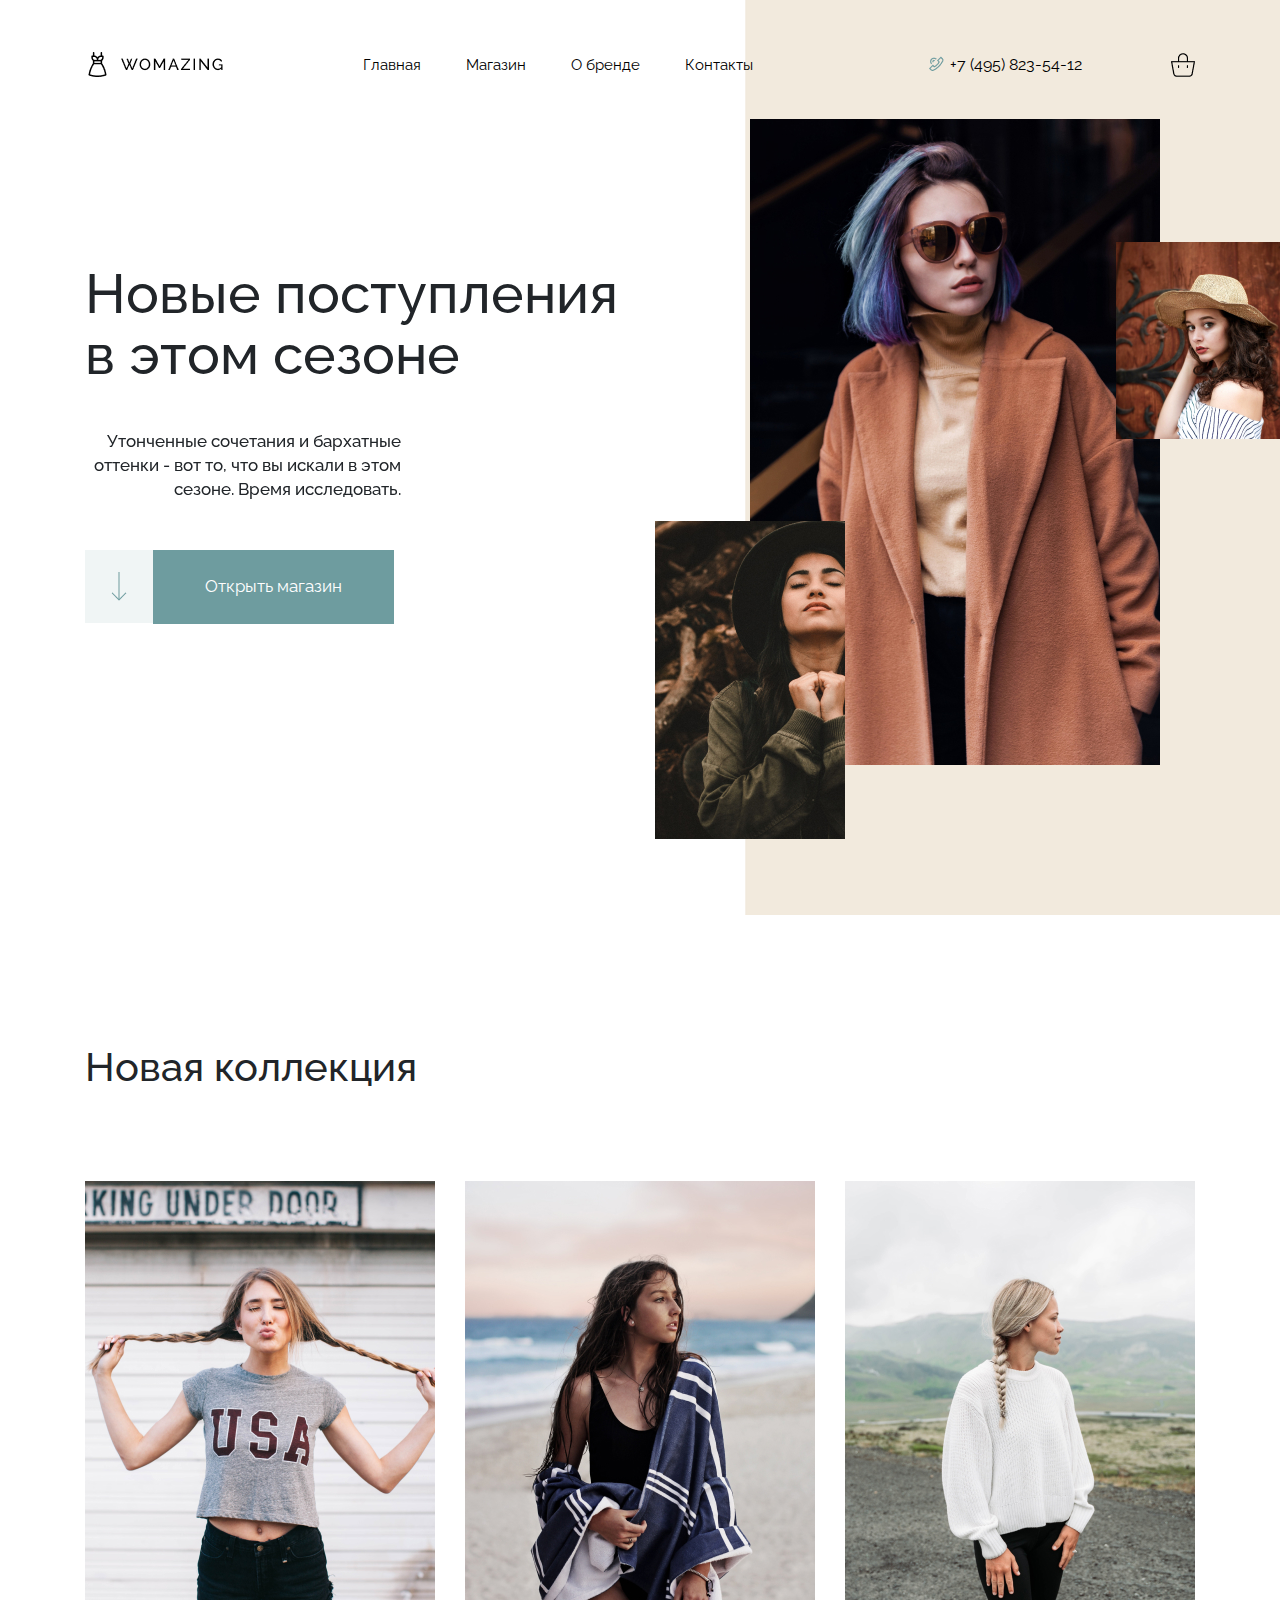
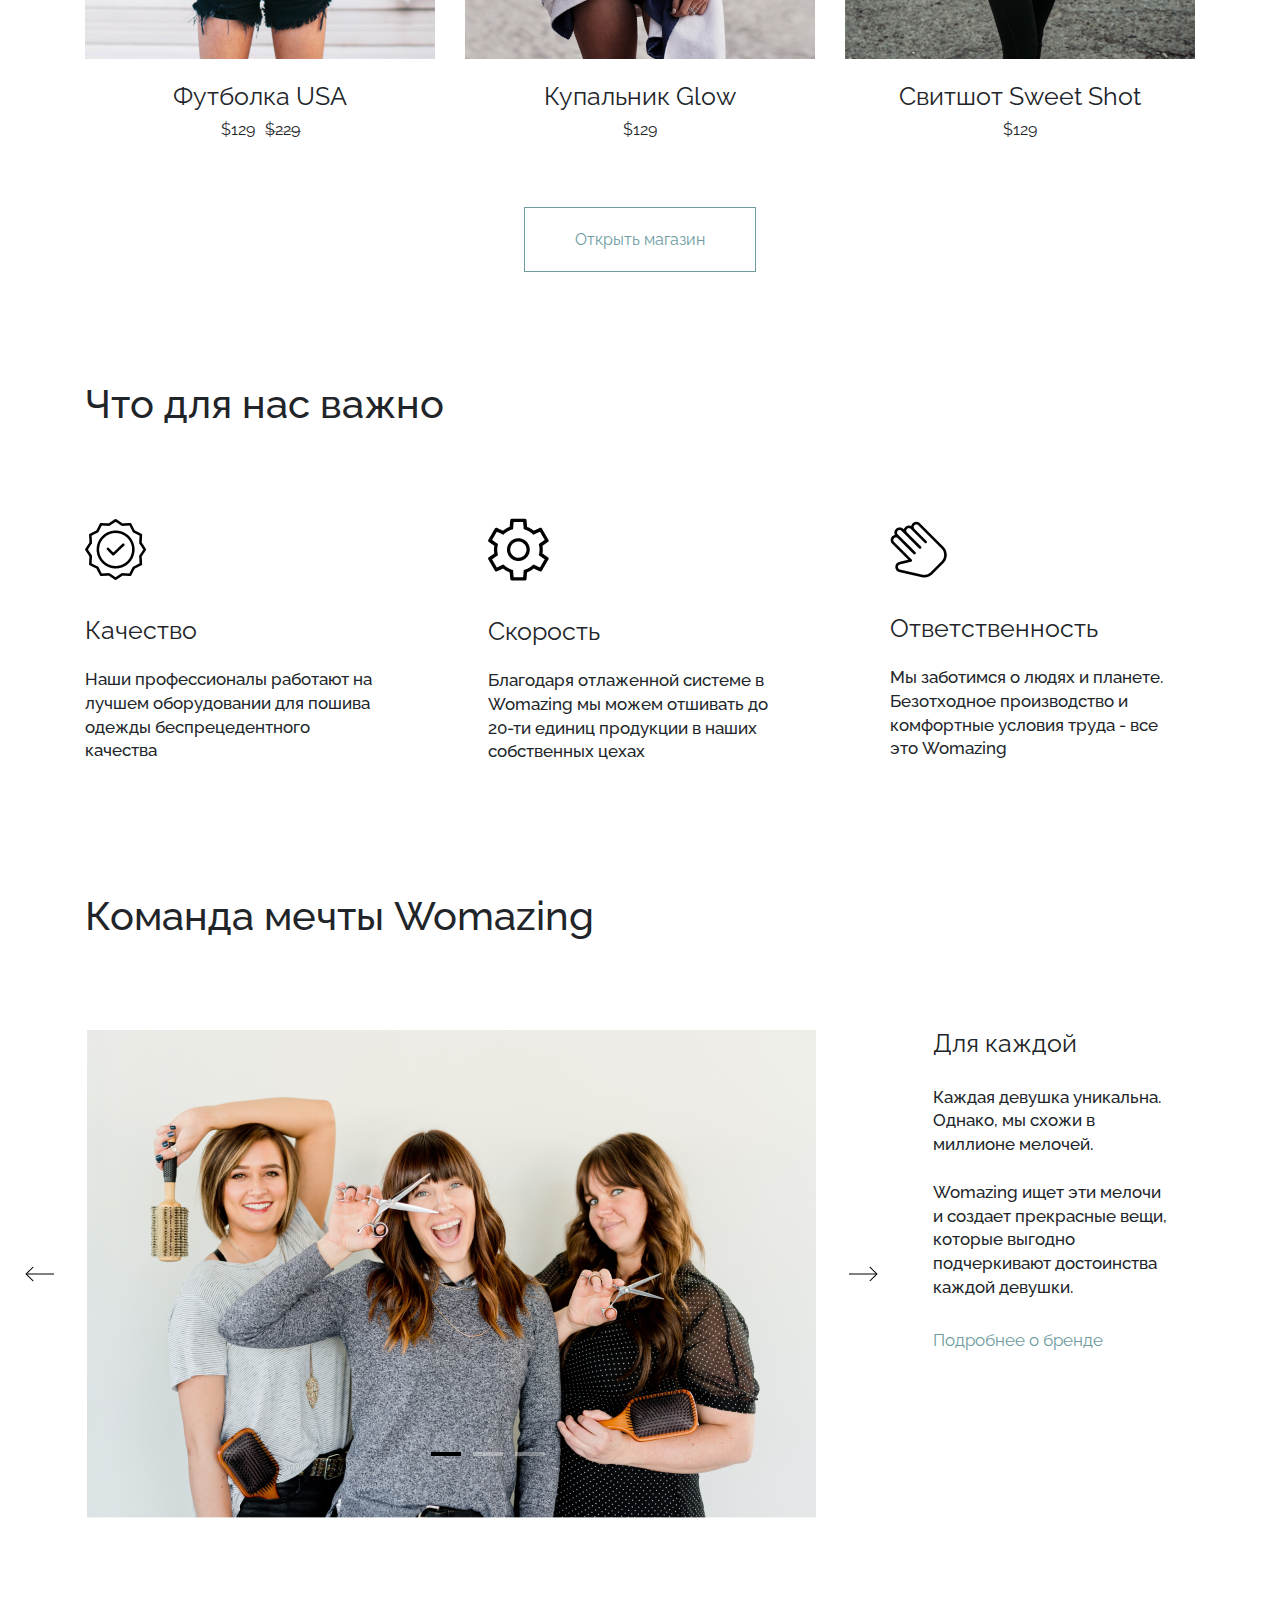
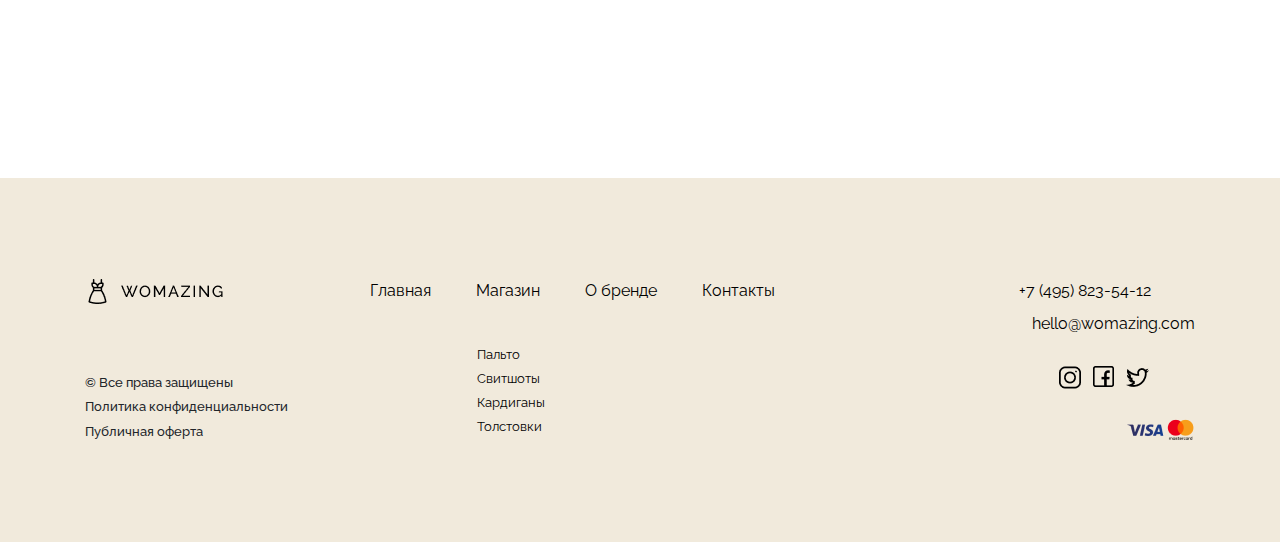
<file: index.html>
<!doctype html>
<html lang="ru">
<head>
    <meta charset="UTF-8">
    <meta name="viewport" content="width=device-width, initial-scale=1.0">
    <title>Womazing</title>
    <meta name="description" content="Лучшая одежда в мире">
    <meta name="keywords" content="одежда, стиль, стильная одежда">
    <!-- OG Tags -->
    <meta property="og:title" content="Womazing">
    <meta property="og:description" content="Лучшая одежда из тех которых вы видели">
    <meta property="og:type" content="article">
    <meta property="og:image" content="C:\openserver\domains\womazing\img\firstscreen.jpg">
    <meta property="og:site_name" content="Womazing">
    <!--  Bootstrap -->
    <link rel="stylesheet" href="css/bootstrap-reboot.min.css">
    <link rel="stylesheet" href="css/bootstrap-grid.min.css">
    <!-- Styling -->
    <meta name="theme-color" content="#F1EADC">
    <link rel="apple-touch-icon" href="img/preview/apple-touch-icon.svg">
    <link rel="icon" type="image/png" href="img/preview/favicon.png">
    <!--Responsive-->
    <meta name="viewport" content="width=device-width, initial-scale=1, shrink-to-fit=no">
    <!-- CSS -->
    <link rel="stylesheet" href="css/main.css">
    <link rel="preconnect" href="https://fonts.gstatic.com" crossorigin>
    <link href="https://fonts.googleapis.com/css2?family=Raleway:wght@400;500;700&display=swap" rel="stylesheet">
    <link rel="stylesheet" href="./css/swiper.min.css">
</head>
<body>
    <header class="header header_dia" id="header">
        <div class="container">
            <div class="row">
                <div class="col-lg-12">
                    <div class="head align-items-center d-flex">
                        <div class="logo">
                            <a href="./index.html">
                                <img src="img/preview/logo.png" alt="Логотип компании">
                            </a>
                        </div>
                        <ul class="head__list d-flex">
                            <li class="head__a">
                                <a href="./index.html" target="_blank" class="head__item">
                                    Главная
                                </a>
                            </li>
                            <li class="head__a">
                                <a href="./shop.html" target="_blank" class="head__item">
                                    Магазин
                                </a>
                            </li>
                            <li class="head__a">
                                <a href="./brand.html" target="_blank" class="head__item">
                                    О бренде
                                </a>
                            </li>
                            <li class="head__a">
                                <a href="./contacts.html" target="_blank" class="head__item">
                                    Контакты
                                </a>
                            </li>
                        </ul>
                        <div class="head__tel d-flex align-items-center">
                            <a href="#">
                                <img src="img/little/call.png" class="head__tel-img" alt="Телефончик">
                            </a>
                            <a href="#" class="head__tel-text">+7 (495) 823-54-12</a>
                        </div>
                        <a href="./cart.html" class="head__cart ml-auto">
                            <img src="img/little/cart.png" title="Корзина" alt="Корзина">
                        </a>
                    </div>
                </div>
                <div class="col-lg-7 col-md-12" >
                    <div class="swiper">
                        <div class="offer swiper-wrapper">
                            <div class="first offer__tt swiper-slide">
                                <h1 class="offer__title">
                                    Новые поступления
                                    в этом сезоне
                                </h1>
                                <p class="offer__text">
                                    Утонченные сочетания и бархатные <br> оттенки
                                    - вот то, что вы искали в этом <br> сезоне. Время исследовать.
                                </p>
                            </div>
                            <div class="second offer__tt swiper-slide">
                                <h1 class="offer__title">
                                    Что-то новенькое. Мы заждались тебя.
                                </h1>
                                <p class="offer__text">
                                    Надоело искать себя в сером городе?
                                    Настало время новых идей, свежих красок и
                                    вдохновения с Womazing!
                                </p>
                            </div>
                            <div class="third offer__tt swiper-slide">
                                <h1 class="offer__title">
                                    Включай новый сезон с WOMAZING
                                </h1>
                                <p class="offer__text">
                                    Мы обновили ассортимент - легендарные коллекции
                                    и новинки от отечественных
                                    дизайнеров
                                </p>
                            </div>
                        </div>
                    </div>
                    <div>
                        <div class="offer__btn d-flex align-items-center">
                            <a href="#" id="menu" class="offer__btn-one">
                                <img src="img/arrow/arrow-down.png" alt="Стрелка">
                            </a>
                            <a href="./shop.html" target="_blank" class="offer__btn-two">
                                Открыть магазин
                            </a>
                        </div>
                    </div>
                </div>
                <div class="col-lg-5 col-md-12">
                    <div class="photos" id="scene">
                        <div data-depth="0.5" class="layer">
                            <img  src="img/photo/third.jpg" class="photo-one photo-slider" alt="Фото девушки">
                        </div>
                        <img src="img/photo/first.jpg" class="photo-two photo-slider" alt="Фото девушки">
                        <img src="img/photo/second.jpg" class="photo-three photo-slider" alt="Фото девушки">
                    </div>
                </div>
            </div>
        </div>
    </header>
    <section class="collection" id="collection">
        <div class="container">
            <div class="row">
                <div class="col-lg-12">
                    <h2 class="collection__title section-title">Новая коллекция</h2>
                </div>
                <div class="col-lg-12">
                    <div class="all-photos d-flex justify-content-between">
                        <div class="first-photo fut" onClick='location.href="./one_product.html"'>
                            <div class="wrapper">
                                <img src="img/photo/first-photo.jpg" class="fut__img ones" alt="Футболка">
                            </div>
                            <h3 class="fut__title">Футболка USA</h3>
                            <div class="price d-flex">
                                <span class="fut__prices">$129</span>
                                <div class="d-flex">
                                    <img class="fut__line" src="img/little/line.jpg" alt="Линия">
                                    <span class="fut__not-price">$229</span>
                                </div>
                            </div>
                        </div>
                        <div class="second-photo fut" onClick='location.href="./one_product.html"'>
                            <div class="wrapper">
                                <img src="img/photo/second-photo.jpg" class="fut__img twos" alt="Футболка">
                            </div>
                            <h3 class="fut__title">Купальник Glow</h3>
                            <div class="price d-flex">
                                <span class="fut__price">$129</span>
                            </div>
                        </div>
                        <div class="third-photo fut" onClick='location.href="./one_product.html"'>
                            <div class="wrapper">
                                <img src="img/photo/third-photo.jpg" class="fut__img threes" alt="Футболка">
                            </div>
                            <h3 class="fut__title">Свитшот Sweet Shot</h3>
                            <div class=" price d-flex">
                                <span class="fut__price">$129</span>
                            </div>
                        </div>
                    </div>
                </div>
                <div class="col-lg-12">
                    <div class="collection__btn">
                        <a href="./shop.html" target="_blank" class="collection__btn-a">Открыть магазин</a>
                    </div>
                </div>
            </div>
        </div>
    </section>
    <section class="important" id="important">
        <div class="container">
            <div class="row">
                <div class="col-lg-12">
                    <h2 class="important__title section-title">
                        Что для нас важно
                    </h2>
                </div>
                <div class="col-lg-12">
                    <div class="advantages d-flex align-items-center justify-content-between">
                        <div class="advantage">
                            <img class="advantage__img" src="img/advantages/favicon.png" alt="Галочка">
                            <h3 class="advantage__title">Качество</h3>
                            <p class="advantage__text">
                                Наши профессионалы работают
                                на <br> лучшем оборудовании для пошива <br> одежды
                                беспрецедентного <br> качества
                            </p>
                        </div>
                        <div class="advantage">
                            <img class="advantage__img" src="img/advantages/quicly.png" alt="Шестеренка">
                            <h3 class="advantage__title">Скорость</h3>
                            <p class="advantage__text">
                                Благодаря отлаженной системе в <br>
                                Womazing мы можем отшивать до <br>
                                20-ти единиц продукции в наших <br>
                                собственных цехах
                            </p>
                        </div>
                        <div class="advantage">
                            <img class="advantage__img" src="img/advantages/hand.png" alt="Рука">
                            <h3 class="advantage__title">Ответственность</h3>
                            <p class="advantage__text">
                                Мы заботимся о людях и планете. <br>
                                Безотходное производство и <br>
                                комфортные условия труда - все <br>
                                это Womazing
                            </p>
                        </div>
                    </div>
                </div>
            </div>
        </div>
    </section>
    <section class="team" id="team">
        <div class="container">
            <div class="row">
                <div class="col-lg-12">
                    <h2 class="section-title team-title">
                        Команда мечты Womazing
                    </h2>
                </div>
                <div class="col-lg-12">
                    <div class="wrap wrapo d-flex">
                        <div class="col-lg-9">
                            <div class="slider">
                                <div class="d-flex align-items-center" id="slidewrap">
                                    <div id="slider__arrow-back" class="slider__arrow-back slider-arrow">
                                        <img src="img/arrow/arrow-slide-back.png" alt="Стрелка назад">
                                    </div>
                                    <div class="slider__one slider-item active">
                                        <img src="img/slider/first-slide.png" class="one-slide" alt="Первый слайд">
                                    </div>
                                    <div class="slider__two slider-item">
                                        <img src="img/slider/two-slide.jpg" class="one-slide" alt="Второй слайд">
                                    </div>
                                    <div class="slider__three slider-item">
                                        <img src="img/slider/three-slide.jpg" class="one-slide" alt="Третий слайд">
                                    </div>
                                    <div id="slider__arrow-next" class="slider__arrow-next slider-arrow">
                                        <img src="img/arrow/arrow-slide-next.png" alt="Стрелка вперед">
                                    </div>
                                </div>
                                <div class="bullitiss d-flex">
                                    <div class="bulliti active"></div>
                                    <div class="bulliti"></div>
                                    <div class="bulliti"></div>
                                </div>
                            </div>
                        </div>
                        <div class="col-lg-3">
                            <div class="text">
                                <h3 class="text__title">
                                    Для каждой
                                </h3>
                                <p class="text__text">
                                    Каждая девушка уникальна.
                                    Однако, мы схожи в миллионе мелочей.
                                    <br><br>
                                    Womazing ищет эти мелочи и создает
                                    прекрасные вещи, которые выгодно
                                    подчеркивают достоинства каждой девушки.
                                </p>
                                <a href="./brand.html" target="_blank" class="text__link">Подробнее о бренде</a>
                            </div>
                        </div>
                    </div>
                </div>
            </div>
        </div>
    </section>
    <footer class="footer" id="footer">
        <div class="container">
            <div class="row d-flex">
                <div class="col-lg-3">
                    <div class="all-footer-first">
                        <div class="logo">
                            <img src="img/preview/logo.png" alt="Логотип комании">
                        </div>
                        <div class="politics">
                            <p class="politics__right politics-text">
                                © Все права защищены
                            </p>
                            <p class="politics__politics politics-text">
                                Политика конфиденциальности
                            </p>
                            <p class="politics__public politics-text">
                                Публичная оферта
                            </p>
                        </div>
                    </div>
                </div>
                <div class="col-lg-5 col-footer">
                    <div class="all-footer-second">
                        <ul class="footer__list d-flex">
                            <li class="footer__item">
                                <a class="a" href="./index.html">
                                    Главная
                                </a>
                            </li>
                            <li class="footer__item">
                                <a class="a" href="./shop.html">
                                    Магазин
                                </a>
                            </li>
                            <li class="footer__item">
                                <a class="a" href="./brand.html">
                                    О бренде
                                </a>
                            </li>
                            <li class="footer__item">
                                <a class="a" href="./contacts.html">
                                    Контакты
                                </a>
                            </li>
                        </ul>
                        <ul class="footer__list-two">
                            <li class="footer__item-two">
                                <a href="./shop.html">
                                    Пальто
                                </a>
                            </li>
                            <li class="footer__item-two">
                                <a href="./shop.html">
                                    Свитшоты
                                </a>
                            </li>
                            <li class="footer__item-two">
                                <a href="./shop.html">
                                    Кардиганы
                                </a>
                            </li>
                            <li class="footer__item-two">
                                <a href="./shop.html">
                                    Толстовки
                                </a>
                            </li>
                        </ul>
                    </div>
                </div>
                <div class="col-lg-3 offset-lg-1">
                    <div class="all-footer-third">
                        <div class="info">
                            <a href="#" class="info__tel">+7 (495) 823-54-12</a>
                            <a href="#" class="info__email">hello@womazing.com</a>
                        </div>
                        <div class="socials d-flex">
                            <!--noindex-->
                            <a class="socials__insta socials-img" href="https://www.instagram.com" rel="nofollow noopener noreferrer" target="_blank">
                                <img src="img/little/instagram.png" alt="Instagram">
                            </a>
                            <!--/noindex-->

                            <!--noindex-->
                            <a href="https://www.facebook.com" rel="nofollow noopener noreferrer" target="_blank" class="socials__face socials-img">
                                <img src="img/little/facebook.png" alt="Facebook">
                            </a>
                            <!--/noindex-->

                            <!--noindex-->
                            <a href="https://www.twitter.com" rel="nofollow noopener noreferrer" target="_blank" class="socials__twit socials-img">
                                <img src="img/little/twitter.png" alt="Twitter">
                            </a>
                            <!--/noindex-->
                        </div>
                        <div class="pay">
                            <div class="pay__visa-master">
                                <img src="img/little/visa-mastercard.png" alt="Visa Mastercard">
                            </div>
                        </div>
                    </div>
                </div>
            </div>
        </div>
    </footer>

    <script src="js/jquery-3.6.0.min.js"></script>
    <script src="./js/swiper.min.js"></script>
    <script src="js/parallax.min.js"></script>
    <script src="js/main.js"></script>
    <script type="text/javascript" src="https://ajax.googleapis.com/ajax/libs/jquery/1.10.1/jquery.min.js"></script>
    <script type="text/javascript">
        $(document).ready(function(){
            $("#menu").on("click","a", function (event) {
                event.preventDefault();
                var id  = $(this).attr('href'),
                    top = $(id).offset().top;
                $('body,html').animate({scrollTop: top}, 1500);
            });
        });
    </script>
</body>
</html>
</file>
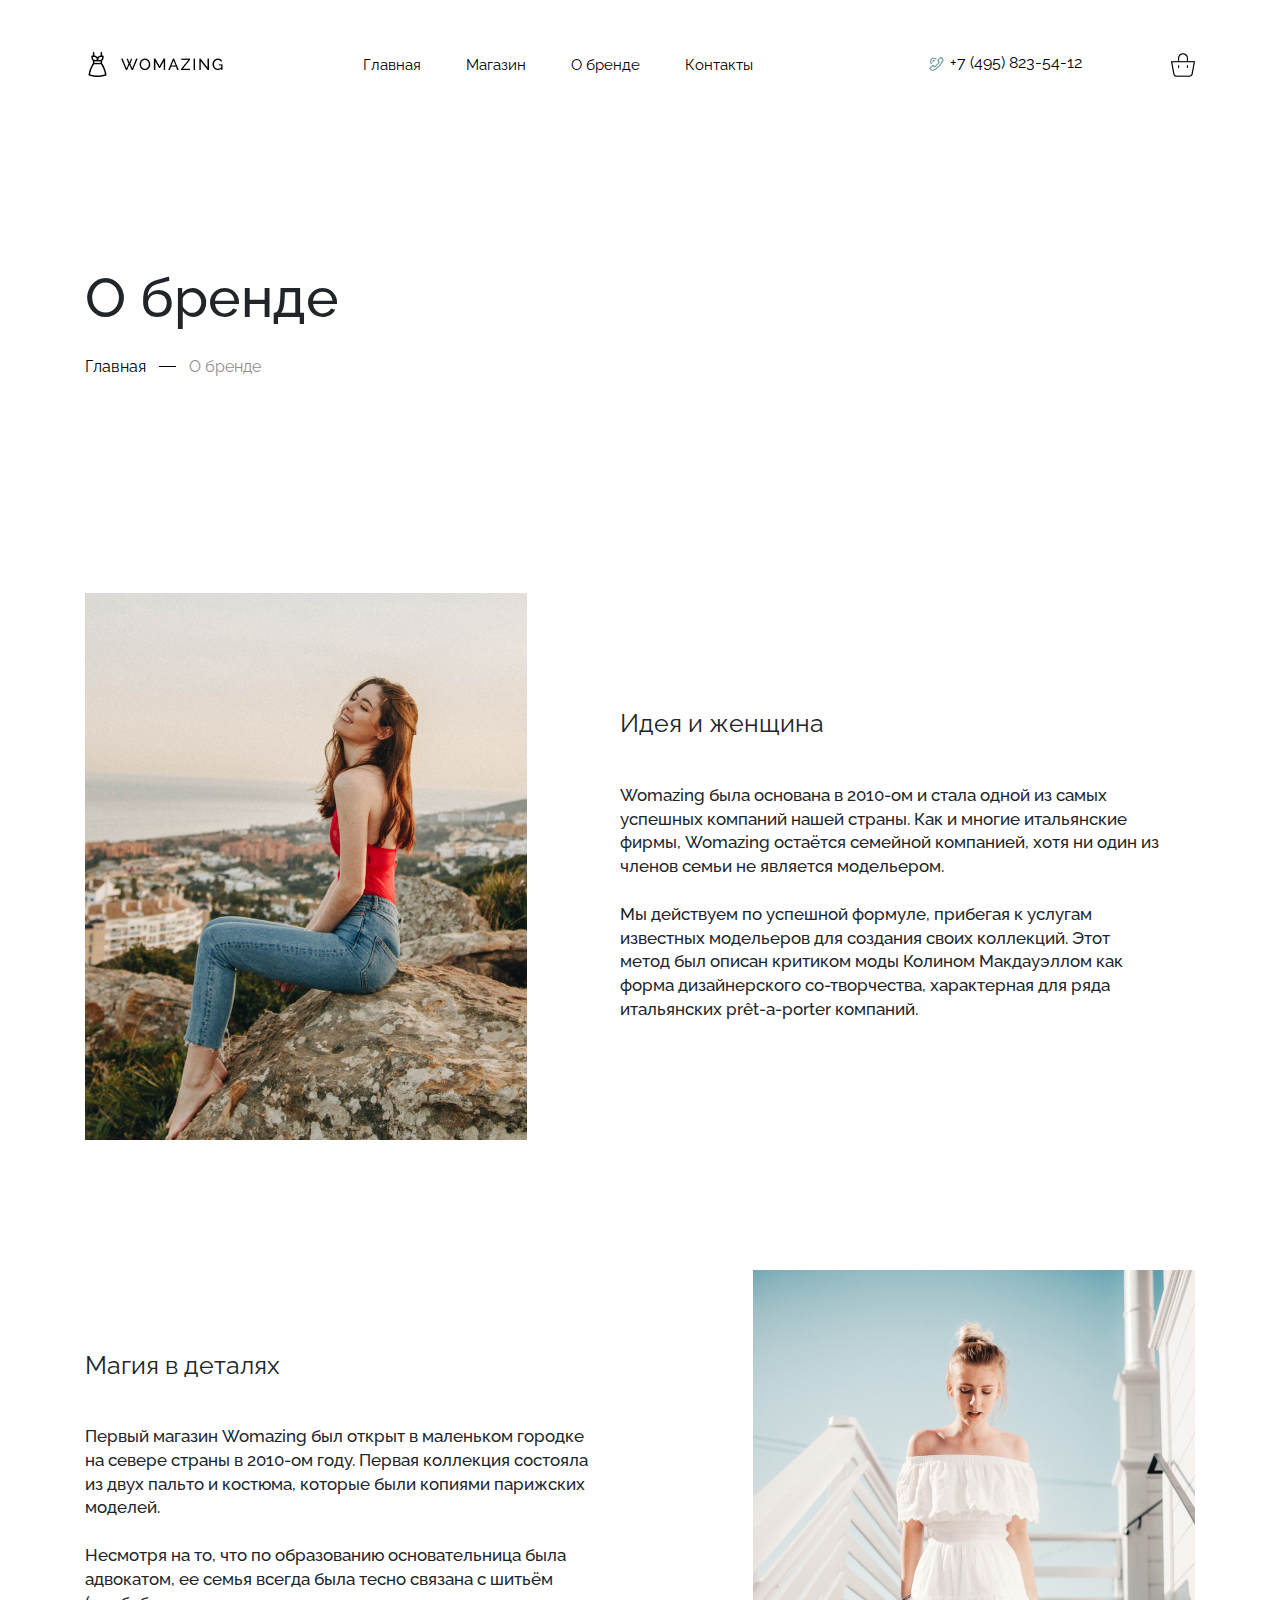
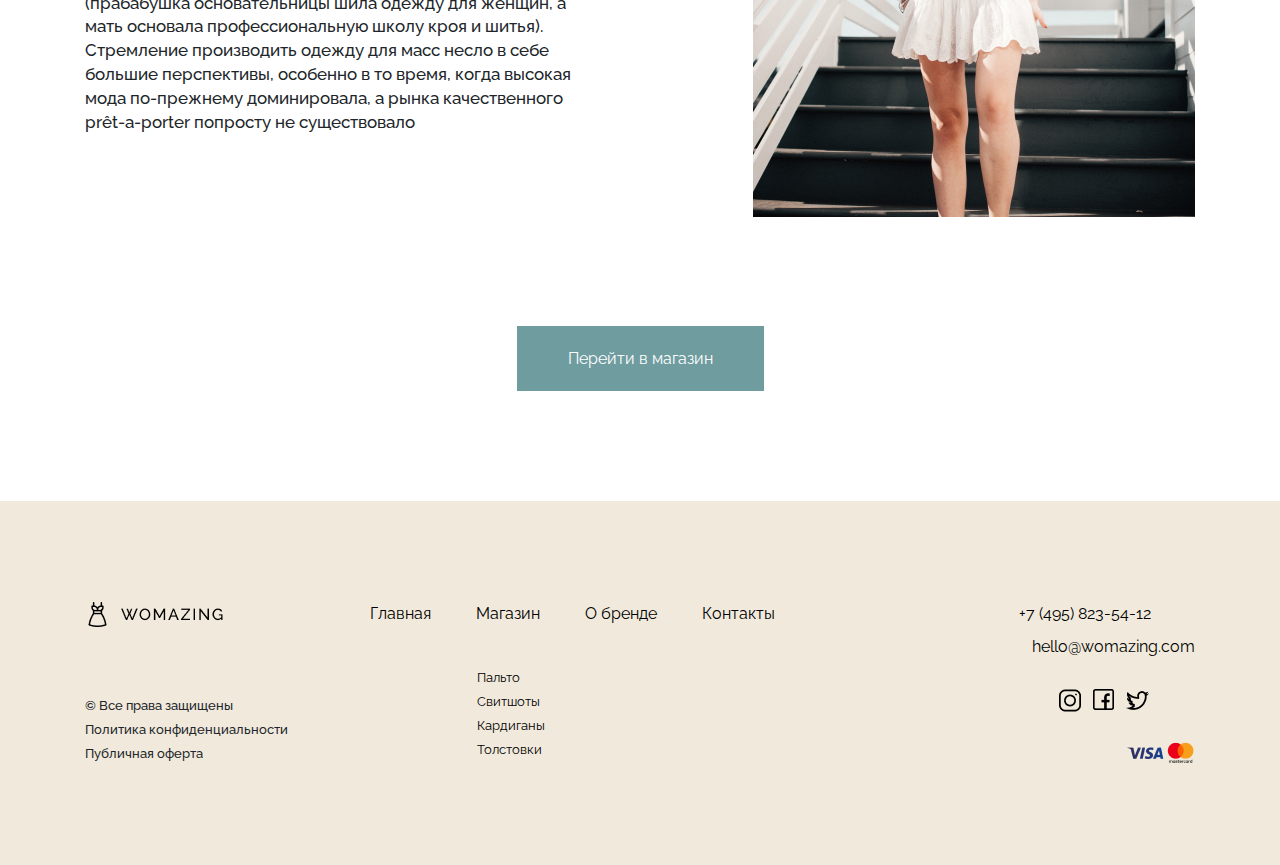
<file: brand.html>
<!doctype html>
<html lang="ru">
<head>
    <meta charset="UTF-8">
    <meta name="viewport" content="width=device-width, initial-scale=1.0">
    <title>О бренде</title>
    <meta name="description" content="Лучшая одежда в мире">
    <meta name="keywords" content="одежда, стиль, стильная одежда">
    <!-- OG Tags -->
    <meta property="og:title" content="Womazing">
    <meta property="og:description" content="Лучшая одежда из тех которых вы видели">
    <meta property="og:type" content="article">
    <meta property="og:image" content="C:\openserver\domains\womazing\img\firstscreen.jpg">
    <meta property="og:site_name" content="О бренде">
    <!--  Bootstrap -->
    <link rel="stylesheet" href="css/bootstrap-reboot.min.css">
    <link rel="stylesheet" href="css/bootstrap-grid.min.css">
    <!-- Styling -->
    <meta name="theme-color" content="#F1EADC">
    <link rel="apple-touch-icon" href="img/preview/apple-touch-icon.svg">
    <link rel="icon" type="image/png" href="img/preview/favicon.png">
    <!--Responsive-->
    <meta name="viewport" content="width=device-width, initial-scale=1, shrink-to-fit=no">
    <!-- CSS -->
    <link rel="stylesheet" href="css/main.css">
    <link rel="stylesheet" href="css/brand.css">
    <link rel="stylesheet" href="css/shop.css">
    <link rel="preconnect" href="https://fonts.gstatic.com" crossorigin>
    <link href="https://fonts.googleapis.com/css2?family=Raleway:wght@400;500;700&display=swap" rel="stylesheet">
    <link rel="stylesheet" href="https://unpkg.com/swiper/swiper-bundle.min.css">
</head>
<body>
    <header class="heade" id="header">
        <div class="container">
            <div class="row">
                <div class="col-lg-12">
                    <div class="head align-items-center d-flex">
                        <div class="logo">
                            <a href="./index.html">
                                <img src="img/preview/logo.png" alt="Логотип компании">
                            </a>
                        </div>
                        <ul class="head__list d-flex">
                            <li class="head__a">
                                <a class="head__item" href="./index.html">
                                    Главная
                                </a>
                            </li>
                            <li class="head__a">
                                <a class="head__item" href="./shop.html" target="_blank">
                                    Магазин
                                </a>
                            </li>
                            <li class="head__a">
                                <a class="head__item" href="./brand.html" target="_blank">
                                    О бренде
                                </a>
                            </li>
                            <li class="head__a">
                                <a class="head__item" href="./contacts.html" target="_blank">
                                    Контакты
                                </a>
                            </li>
                        </ul>
                        <div class="head__tel d-flex">
                            <a href="#">
                                <img src="img/little/call.png" class="head__tel-img" alt="Телефончик">
                            </a>
                            <a href="#" class="head__tel-text">+7 (495) 823-54-12</a>
                        </div>
                        <a href="./cart.html" class="head__cart ml-auto">
                            <img src="img/little/cart.png" title="Корзина" alt="Корзина">
                        </a>
                    </div>
                </div>
                <div class="col-lg-4">
                    <div class="heading">
                        <h1 class="heading__title">О бренде</h1>
                        <ul class="heading__bread header__breadcrumb d-flex align-items-center">
                            <li><a class="breadc all" href="index.html" target="_blank">Главная</a></li>
                            <li><div class="bread"></div></li>
                            <li><a class="breadcr all grey" href="./brand.html">О бренде</a></li>
                        </ul>
                    </div>
                </div>
            </div>
        </div>
    </header>
    <section class="text" id="text">
        <div class="container">
            <div class="row">
                <div class="col-lg-12">
                    <div class="texting d-flex align-items-center">
                        <div class="texting__img">
                            <img src="img/photo/sit.jpg" alt="Девушка сидит">
                        </div>
                        <div class="texting__text offset-lg-1 offset-sm-0">
                            <h3 class="texting__title">
                                Идея и женщина
                            </h3>
                            <p class="texting__text">
                                Womazing была основана в 2010-ом и стала одной из самых
                                успешных компаний нашей страны. Как и многие итальянские
                                фирмы, Womazing остаётся семейной компанией, хотя ни один
                                из членов семьи не является модельером.
                                <br><br>
                                Мы действуем по успешной формуле, прибегая к услугам
                                известных модельеров для создания своих коллекций. Этот
                                метод был описан критиком моды Колином Макдауэллом как
                                форма дизайнерского со-творчества, характерная для ряда
                                итальянских prêt-a-porter компаний.
                            </p>
                        </div>
                    </div>
                </div>
                <div class="col-lg-12">
                    <div class="texting d-flex align-items-center">
                        <div class="texting__text tt offset-1">
                            <h3 class="texting__title">
                                Магия в деталях
                            </h3>
                            <p class="texting__text txt">
                                Первый магазин Womazing был открыт в маленьком городке<br>
                                на севере страны в 2010-ом году. Первая коллекция состояла<br>
                                из двух пальто и костюма, которые были копиями парижских<br>
                                моделей.
                                <br><br>
                                Несмотря на то, что по образованию основательница была<br>
                                адвокатом, ее семья всегда была тесно связана с шитьём<br>
                                (прабабушка основательницы шила одежду для женщин, а<br>
                                мать основала профессиональную школу кроя и шитья).<br>
                                Стремление производить одежду для масс несло в себе<br>
                                большие перспективы, особенно в то время, когда высокая<br>
                                мода по-прежнему доминировала, а рынка качественного<br>
                                prêt-a-porter попросту не существовало
                            </p>
                        </div>
                        <div class="texting__img img">
                            <img src="img/photo/stay.jpg" alt="Девушка стоит">
                        </div>
                    </div>
                </div>
                <div class="col-lg-12">
                    <div class="btn__btn">
                        <a href="./shop.html" class="btn">Перейти в магазин</a>
                    </div>
                </div>
            </div>
        </div>
    </section>
    <footer class="footer" id="footer">
        <div class="container">
            <div class="row d-flex">
                <div class="col-lg-3">
                    <div class="all-footer-first">
                        <div class="logo">
                            <img src="img/preview/logo.png" alt="Логотип комании">
                        </div>
                        <div class="politics">
                            <p class="politics__right politics-text">
                                © Все права защищены
                            </p>
                            <p class="politics__politics politics-text">
                                Политика конфиденциальности
                            </p>
                            <p class="politics__public politics-text">
                                Публичная оферта
                            </p>
                        </div>
                    </div>
                </div>
                <div class="col-lg-5">
                    <div class="all-footer-second">
                        <ul class="footer__list d-flex">
                            <li class="footer__item">
                                <a class="a" href="./index.html">
                                    Главная
                                </a>
                            </li>
                            <li class="footer__item">
                                <a class="a" href="./shop.html">
                                    Магазин
                                </a>
                            </li>
                            <li class="footer__item">
                                <a class="a" href="./brand.html">
                                    О бренде
                                </a>
                            </li>
                            <li class="footer__item">
                                <a class="a" href="contacts.html">
                                    Контакты
                                </a>
                            </li>
                        </ul>
                        <ul class="footer__list-two">
                            <li class="footer__item-two">
                                <a href="./shop.html">
                                    Пальто
                                </a>
                            </li>
                            <li class="footer__item-two">
                                <a href="./shop.html">
                                    Свитшоты
                                </a>
                            </li>
                            <li class="footer__item-two">
                                <a href="./shop.html">
                                    Кардиганы
                                </a>
                            </li>
                            <li class="footer__item-two">
                                <a href="./shop.html">
                                    Толстовки
                                </a>
                            </li>
                        </ul>
                    </div>
                </div>
                <div class="col-lg-3 offset-lg-1">
                    <div class="all-footer-third">
                        <div class="info">
                            <a href="#" class="info__tel">+7 (495) 823-54-12</a>
                            <a href="#" class="info__email">hello@womazing.com</a>
                        </div>
                        <div class="socials d-flex">
                            <!--noindex-->
                            <a class="socials__insta socials-img" href="https://www.instagram.com" rel="nofollow noopener noreferrer" target="_blank">
                                <img src="img/little/instagram.png" alt="Instagram">
                            </a>
                            <!--/noindex-->

                            <!--noindex-->
                            <a href="https://www.facebook.com" rel="nofollow noopener noreferrer" target="_blank" class="socials__face socials-img">
                                <img src="img/little/facebook.png" alt="Facebook">
                            </a>
                            <!--/noindex-->

                            <!--noindex-->
                            <a href="https://www.twitter.com" rel="nofollow noopener noreferrer" target="_blank" class="socials__twit socials-img">
                                <img src="img/little/twitter.png" alt="Twitter">
                            </a>
                            <!--/noindex-->
                        </div>
                        <div class="pay">
                            <div class="pay__visa-master">
                                <img src="img/little/visa-mastercard.png" alt="Visa Mastercard">
                            </div>
                        </div>
                    </div>
                </div>
            </div>
        </div>
    </footer>
</body>
</html>
</file>
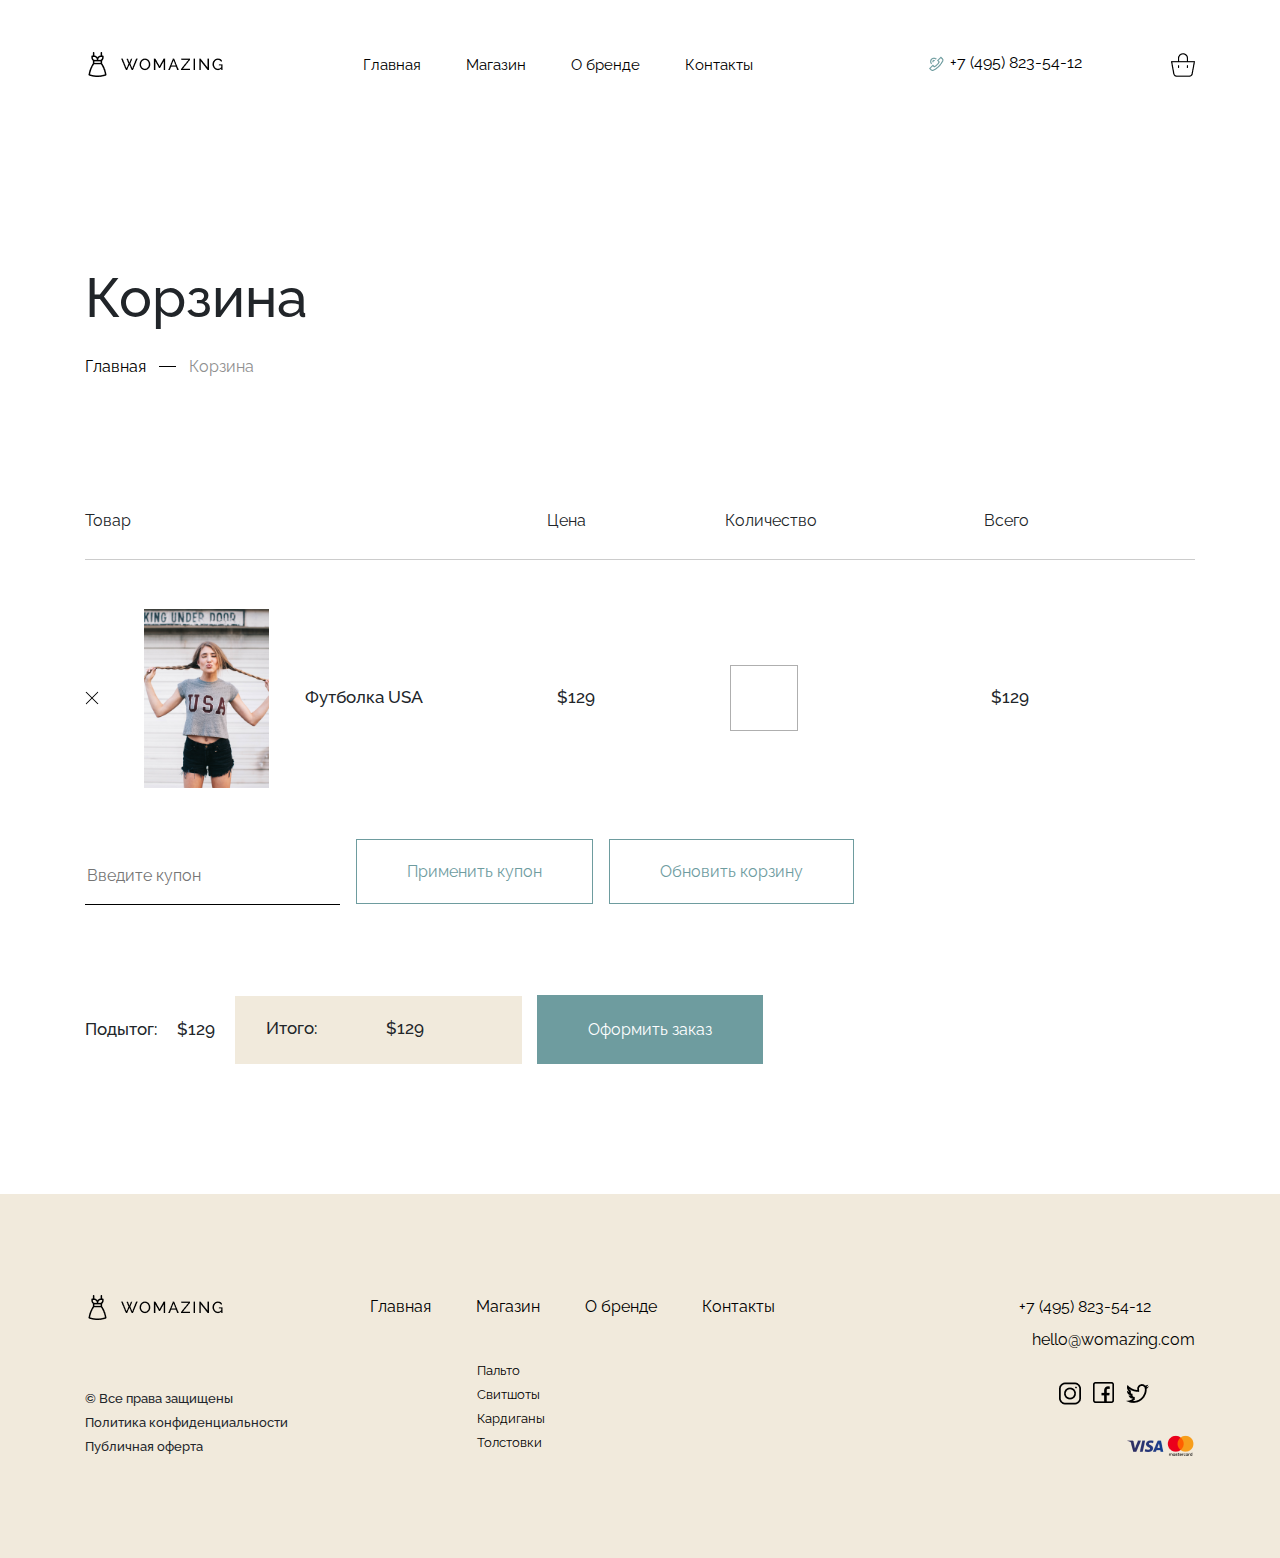
<file: cart.html>
<!doctype html>
<html lang="ru">
<head>
    <meta charset="UTF-8">
    <meta name="viewport" content="width=device-width, initial-scale=1.0">
    <title>Корзина</title>
    <meta name="description" content="Лучшая одежда в мире">
    <meta name="keywords" content="одежда, стиль, стильная одежда">
    <!-- OG Tags -->
    <meta property="og:title" content="Womazing">
    <meta property="og:description" content="Лучшая одежда из тех которых вы видели">
    <meta property="og:type" content="article">
    <meta property="og:image" content="C:\openserver\domains\womazing\img\firstscreen.jpg">
    <meta property="og:site_name" content="О бренде">
    <!--  Bootstrap -->
    <link rel="stylesheet" href="css/bootstrap-reboot.min.css">
    <link rel="stylesheet" href="css/bootstrap-grid.min.css">
    <!-- Styling -->
    <meta name="theme-color" content="#F1EADC">
    <link rel="apple-touch-icon" href="img/preview/apple-touch-icon.svg">
    <link rel="icon" type="image/png" href="img/preview/favicon.png">
    <!--Responsive-->
    <meta name="viewport" content="width=device-width, initial-scale=1, shrink-to-fit=no">
    <!-- CSS -->
    <link rel="stylesheet" href="css/main.css">
    <link rel="stylesheet" href="css/brand.css">
    <link rel="stylesheet" href="css/shop.css">
    <link rel="stylesheet" href="css/cart.css">
    <link rel="stylesheet" href="css/contacts.css">
    <link rel="stylesheet" href="css/one_product.css">
    <link rel="preconnect" href="https://fonts.gstatic.com" crossorigin>
    <link href="https://fonts.googleapis.com/css2?family=Raleway:wght@400;500;700&display=swap" rel="stylesheet">
</head>
<body>
    <header class="heade" id="header">
        <div class="container">
            <div class="row">
                <div class="col-lg-12">
                    <div class="head align-items-center d-flex">
                        <div class="logo">
                            <a href="./index.html">
                                <img src="img/preview/logo.png" alt="Логотип компании">
                            </a>
                        </div>
                        <ul class="head__list d-flex">
                            <li class="head__a">
                                <a class="head__item" href="./index.html">
                                    Главная
                                </a>
                            </li>
                            <li class="head__a">
                                <a class="head__item" href="./shop.html" target="_blank">
                                    Магазин
                                </a>
                            </li>
                            <li class="head__a">
                                <a class="head__item" href="./brand.html" target="_blank">
                                    О бренде
                                </a>
                            </li>
                            <li class="head__a">
                                <a class="head__item" href="./contacts.html" target="_blank">
                                    Контакты
                                </a>
                            </li>
                        </ul>
                        <div class="head__tel d-flex">
                            <a href="#">
                                <img src="img/little/call.png" class="head__tel-img" alt="Телефончик">
                            </a>
                            <a href="#" class="head__tel-text">+7 (495) 823-54-12</a>
                        </div>
                        <a href="./cart.html" class="head__cart ml-auto">
                            <img src="img/little/cart.png" title="Корзина" alt="Корзина">
                        </a>
                    </div>
                </div>
                <div class="col-lg-4">
                    <div class="heading">
                        <h1 class="heading__title">Корзина</h1>
                        <ul class="heading__bread header__breadcrumb d-flex align-items-center">
                            <li><a class="breadc all" href="index.html" target="_blank">Главная</a></li>
                            <li><div class="bread"></div></li>
                            <li><a class="breadcr all grey" href="./cart.html">Корзина</a></li>
                        </ul>
                    </div>
                </div>
            </div>
        </div>
    </header>
    <section class="table" id="table">
        <div class="container">
            <div class="row">
                <div class="col-lg-12">
                    <div class="table-one">
                        <div class="column d-flex align-items-center">
                            <div class="table__item table__first">Товар</div>
                            <div class="table__item table__second">Цена</div>
                            <div class="table__item table__third">Количество</div>
                            <div class="table__item table__fourth">Всего</div>
                        </div>
                        <div class="line d-flex align-items-center">
                            <div class="line__first line__item">
                                <img src="img/little/cross.png" alt="Крестик">
                            </div>
                            <div class="line__second line__item d-flex align-items-center">
                                <img src="img/photo/first-photo.jpg" alt="Фотография футболки">
                                <p>Футболка USA</p>
                            </div>
                            <div class="line__third line__item">
                                <p>$129</p>
                            </div>
                            <div class="line__fourth line__item">
                                <input type="number" required class="buttons__one" placeholder="1">
                            </div>
                            <div class="line__fifth line__item">
                                <p>$129</p>
                            </div>
                        </div>
                    </div>
                </div>
                <div class="col-lg-12">
                    <div class="coupon d-flex align-items-center">
                        <input type="text" name="firstName" class="coupon__input" required placeholder="Введите купон">
                        <div class="coupon-btn">
                            <a href="./shop.html" target="_blank" class="coupon__btn">Применить купон</a>
                        </div>
                        <div class="coupon-btn coupon__btn-two">
                            <a href="./shop.html" target="_blank" class="coupon__btn">Обновить корзину</a>
                        </div>
                    </div>
                </div>
                <div class="col-lg-12">
                    <div class="outcome d-md-flex align-items-center">
                        <div class="wrapping d-flex">
                            <p class="outcome__text">Подытог:</p>
                            <p class="outcome__text outcome__text-two">$129</p>
                        </div>
                        <div class="outcome__div">
                            <div class="total d-flex align-items-center">
                                <div class="total__text d-flex ml-auto">
                                    <p class="total__text-one">Итого:</p>
                                    <p class="total__text-two">$129</p>
                                </div>
                                <div class="total__btn">
                                    <a href="./checkout.html" class="total-btn">Оформить заказ</a>
                                </div>
                            </div>
                        </div>
                    </div>
                </div>
            </div>
        </div>
    </section>
    <footer class="footer" id="footer">
        <div class="container">
            <div class="row d-flex">
                <div class="col-lg-3">
                    <div class="all-footer-first">
                        <div class="logo">
                            <img src="img/preview/logo.png" alt="Логотип комании">
                        </div>
                        <div class="politics">
                            <p class="politics__right politics-text">
                                © Все права защищены
                            </p>
                            <p class="politics__politics politics-text">
                                Политика конфиденциальности
                            </p>
                            <p class="politics__public politics-text">
                                Публичная оферта
                            </p>
                        </div>
                    </div>
                </div>
                <div class="col-lg-5">
                    <div class="all-footer-second">
                        <ul class="footer__list d-flex">
                            <li class="footer__item">
                                <a class="a" href="./index.html">
                                    Главная
                                </a>
                            </li>
                            <li class="footer__item">
                                <a class="a" href="./shop.html">
                                    Магазин
                                </a>
                            </li>
                            <li class="footer__item">
                                <a class="a" href="./brand.html">
                                    О бренде
                                </a>
                            </li>
                            <li class="footer__item">
                                <a class="a" href="contacts.html">
                                    Контакты
                                </a>
                            </li>
                        </ul>
                        <ul class="footer__list-two">
                            <li class="footer__item-two">
                                <a href="./shop.html">
                                    Пальто
                                </a>
                            </li>
                            <li class="footer__item-two">
                                <a href="./shop.html">
                                    Свитшоты
                                </a>
                            </li>
                            <li class="footer__item-two">
                                <a href="./shop.html">
                                    Кардиганы
                                </a>
                            </li>
                            <li class="footer__item-two">
                                <a href="./shop.html">
                                    Толстовки
                                </a>
                            </li>
                        </ul>
                    </div>
                </div>
                <div class="col-lg-3 offset-lg-1">
                    <div class="all-footer-third">
                        <div class="info">
                            <a href="#" class="info__tel">+7 (495) 823-54-12</a>
                            <a href="#" class="info__email">hello@womazing.com</a>
                        </div>
                        <div class="socials d-flex">
                            <!--noindex-->
                            <a class="socials__insta socials-img" href="https://www.instagram.com" rel="nofollow noopener noreferrer" target="_blank">
                                <img src="img/little/instagram.png" alt="Instagram">
                            </a>
                            <!--/noindex-->

                            <!--noindex-->
                            <a href="https://www.facebook.com" rel="nofollow noopener noreferrer" target="_blank" class="socials__face socials-img">
                                <img src="img/little/facebook.png" alt="Facebook">
                            </a>
                            <!--/noindex-->

                            <!--noindex-->
                            <a href="https://www.twitter.com" rel="nofollow noopener noreferrer" target="_blank" class="socials__twit socials-img">
                                <img src="img/little/twitter.png" alt="Twitter">
                            </a>
                            <!--/noindex-->
                        </div>
                        <div class="pay">
                            <div class="pay__visa-master">
                                <img src="img/little/visa-mastercard.png" alt="Visa Mastercard">
                            </div>
                        </div>
                    </div>
                </div>
            </div>
        </div>
    </footer>
</body>
</html>
</file>
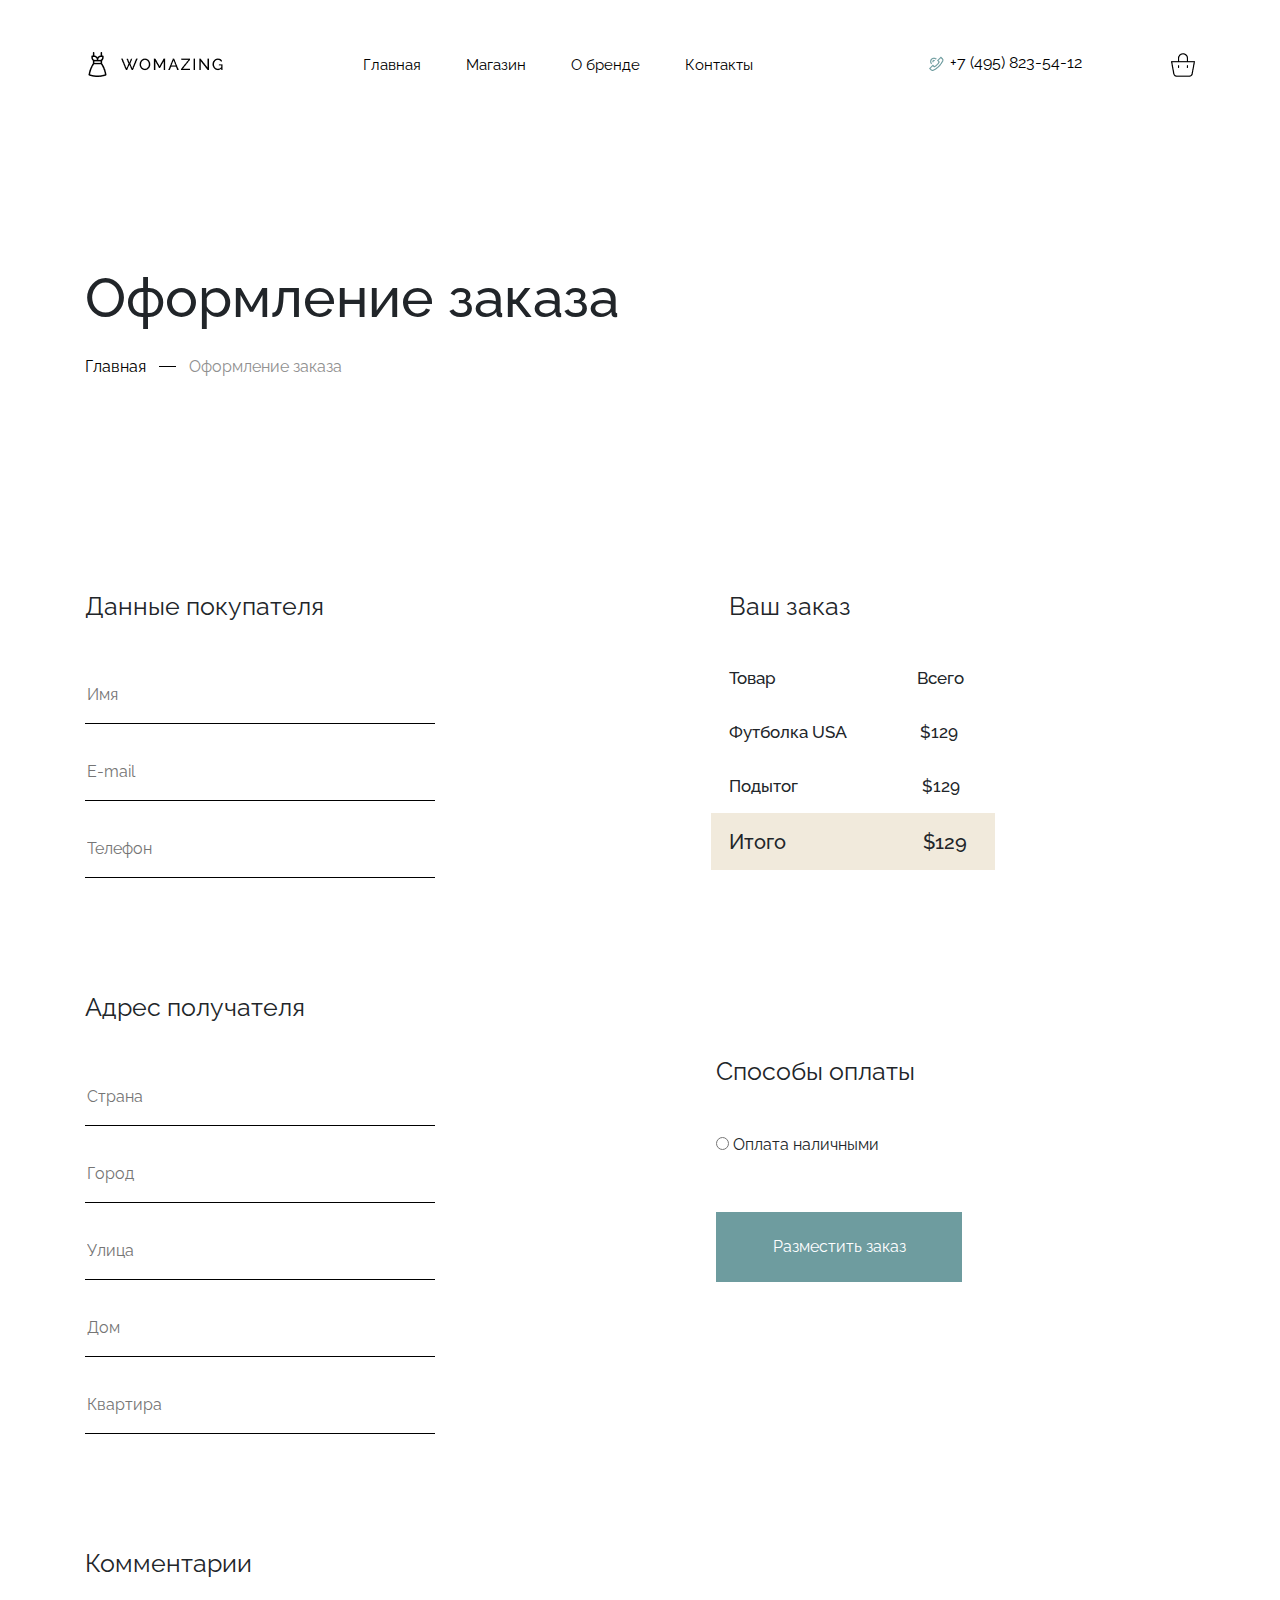
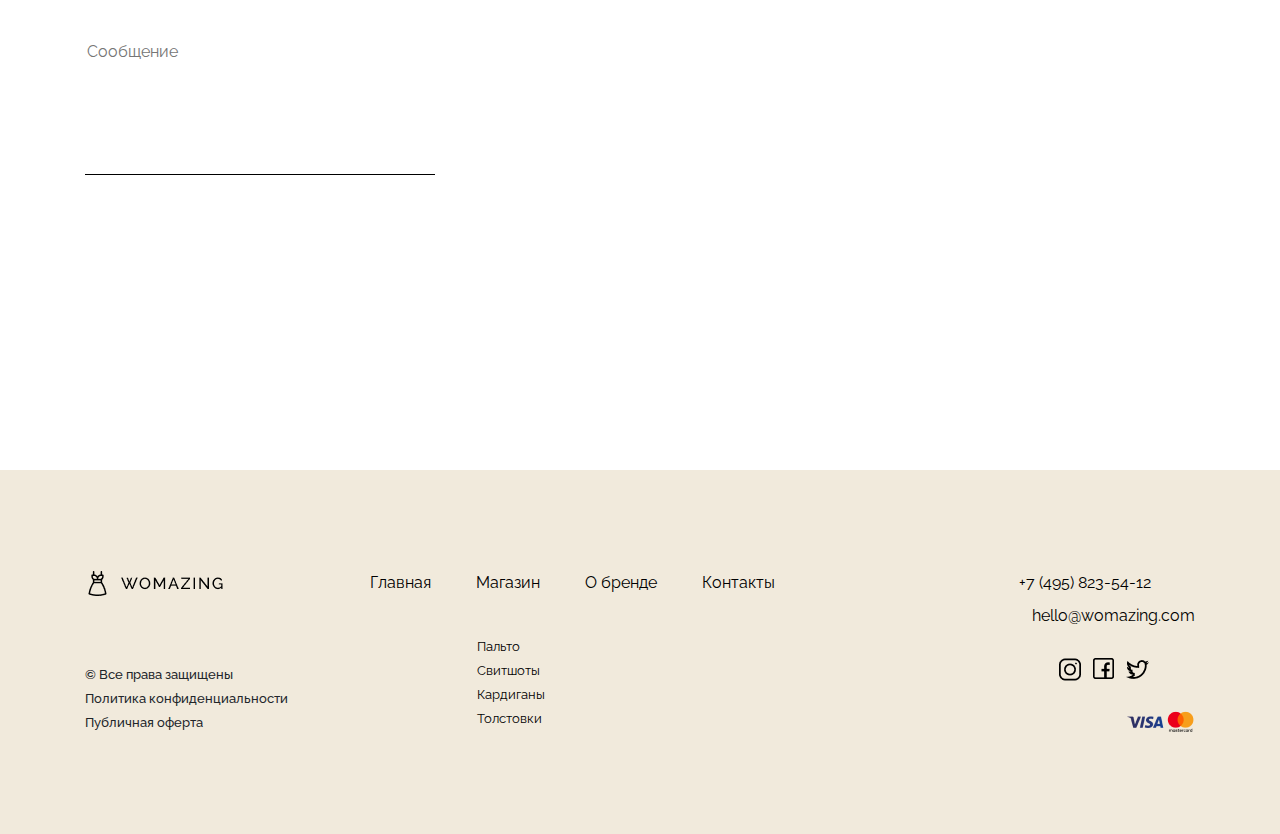
<file: checkout.html>
<!doctype html>
<html lang="ru">
<head>
    <meta charset="UTF-8">
    <meta name="viewport" content="width=device-width, initial-scale=1.0">
    <title>Оформление заказа</title>
    <meta name="description" content="Лучшая одежда в мире">
    <meta name="keywords" content="одежда, стиль, стильная одежда">
    <!-- OG Tags -->
    <meta property="og:title" content="Womazing">
    <meta property="og:description" content="Лучшая одежда из тех которых вы видели">
    <meta property="og:type" content="article">
    <meta property="og:image" content="C:\openserver\domains\womazing\img\firstscreen.jpg">
    <meta property="og:site_name" content="О бренде">
    <!--  Bootstrap -->
    <link rel="stylesheet" href="css/bootstrap-reboot.min.css">
    <link rel="stylesheet" href="css/bootstrap-grid.min.css">
    <!-- Styling -->
    <meta name="theme-color" content="#F1EADC">
    <link rel="apple-touch-icon" href="img/preview/apple-touch-icon.svg">
    <link rel="icon" type="image/png" href="img/preview/favicon.png">
    <!--Responsive-->
    <meta name="viewport" content="width=device-width, initial-scale=1, shrink-to-fit=no">
    <!-- CSS -->
    <link rel="stylesheet" href="css/main.css">
    <link rel="stylesheet" href="css/brand.css">
    <link rel="stylesheet" href="css/shop.css">
    <link rel="stylesheet" href="css/contacts.css">
    <link rel="stylesheet" href="css/checkout.css">
    <link rel="preconnect" href="https://fonts.gstatic.com" crossorigin>
    <link href="https://fonts.googleapis.com/css2?family=Raleway:wght@400;500;700&display=swap" rel="stylesheet">
    <link rel="stylesheet" href="https://unpkg.com/swiper/swiper-bundle.min.css">
</head>
<body>
    <header class="heade" id="header">
        <div class="container">
            <div class="row">
                <div class="col-lg-12">
                    <div class="head align-items-center d-flex">
                        <div class="logo">
                            <a href="./index.html">
                                <img src="img/preview/logo.png" alt="Логотип компании">
                            </a>
                        </div>
                        <ul class="head__list d-flex">
                            <li class="head__a">
                                <a class="head__item" href="./index.html">
                                    Главная
                                </a>
                            </li>
                            <li class="head__a">
                                <a class="head__item" href="./shop.html" target="_blank">
                                    Магазин
                                </a>
                            </li>
                            <li class="head__a">
                                <a class="head__item" href="./brand.html" target="_blank">
                                    О бренде
                                </a>
                            </li>
                            <li class="head__a">
                                <a class="head__item" href="./contacts.html" target="_blank">
                                    Контакты
                                </a>
                            </li>
                        </ul>
                        <div class="head__tel d-flex">
                            <a href="#">
                                <img src="img/little/call.png" class="head__tel-img" alt="Телефончик">
                            </a>
                            <a href="#" class="head__tel-text">+7 (495) 823-54-12</a>
                        </div>
                        <a href="./cart.html" class="head__cart ml-auto">
                            <img src="img/little/cart.png" title="Корзина" alt="Корзина">
                        </a>
                    </div>
                </div>
                <div class="col-lg-7">
                    <div class="heading">
                        <h1 class="heading__title">Оформление заказа</h1>
                        <ul class="heading__bread header__breadcrumb d-flex align-items-center">
                            <li><a class="breadc all" href="index.html" target="_blank">Главная</a></li>
                            <li><div class="bread"></div></li>
                            <li><a class="breadcr all grey" href="./checkout.html">Оформление заказа</a></li>
                        </ul>
                    </div>

                </div>
            </div>
        </div>
    </header>
    <section class="user-info" id="user-info">
        <div class="container">
            <div class="row">
                <div class="col-lg-6">
                    <div class="data">
                        <h3 class="data__title">Данные покупателя</h3>
                        <form action="#" class="data__form form">
                            <input type="text" name="firstName" class="form__input" required placeholder="Имя">
                            <input type="email" name="E-mail" class="form__input" required placeholder="E-mail">
                            <input type="tel" name="E-mail" class="form__input" required placeholder="Телефон">
                        </form>
                    </div>
                </div>
                <div class="col-lg-4">
                    <div class="order">
                        <h3 class="order__title">Ваш заказ</h3>
                        <div class="all-order-text">
                            <div class="order__text d-flex">
                                <p class="order__p">Товар</p>
                                <p class="order__p order__p-sec">Всего</p>
                            </div>
                            <div class="order__text d-flex">
                                <p class="order__p">Футболка USA</p>
                                <p class="order__p order__p-seco">$129</p>
                            </div>
                            <div class="order__text d-flex">
                                <p class="order__p">Подытог</p>
                                <p class="order__p order__p-secon">$129</p>
                            </div>
                        </div>
                        <div class="order__all d-flex">
                            <p class="order__span">Итого</p>
                            <p class="order__span order__span-two">$129</p>
                        </div>
                    </div>
                </div>
                <div class="col-lg-6">
                    <div class="address">
                        <h3 class="address__title">Адрес получателя</h3>
                        <form action="#" class="address__form form">
                            <input type="text" name="country" class="form__input" required placeholder="Страна">
                            <input type="text" name="city" class="form__input" required placeholder="Город">
                            <input type="text" name="street" class="form__input" required placeholder="Улица">
                            <input type="text" name="home" class="form__input" required placeholder="Дом">
                            <input type="text" name="flat" class="form__input" required placeholder="Квартира">
                        </form>
                    </div>
                </div>
                <div class="col-lg-4">
                    <div class="payment">
                        <h3 class="payment__title">Способы оплаты</h3>
                        <div class="paymet-radio align-items-center">
                            <input type="radio" id="radio1" name="radio" value="Первое радио">
                            <label for="radio1">Оплата наличными</label>
                        </div>
                        <a href="./success.html" class="payment__btn">Разместить заказ</a>
                    </div>
                </div>
                <div class="col-lg-6">
                    <div class="comments">
                        <h3 class="comments__title">Комментарии</h3>
                        <form action="#" class="form">
                            <input type="text" name="message" class="form__input form__input_message" required placeholder="Сообщение">
                        </form>
                    </div>
                </div>
            </div>
        </div>
    </section>
    <footer class="footer" id="footer">
        <div class="container">
            <div class="row d-flex">
                <div class="col-lg-3">
                    <div class="all-footer-first">
                        <div class="logo">
                            <img src="img/preview/logo.png" alt="Логотип комании">
                        </div>
                        <div class="politics">
                            <p class="politics__right politics-text">
                                © Все права защищены
                            </p>
                            <p class="politics__politics politics-text">
                                Политика конфиденциальности
                            </p>
                            <p class="politics__public politics-text">
                                Публичная оферта
                            </p>
                        </div>
                    </div>
                </div>
                <div class="col-lg-5">
                    <div class="all-footer-second">
                        <ul class="footer__list d-flex">
                            <li class="footer__item">
                                <a class="a" href="./index.html">
                                    Главная
                                </a>
                            </li>
                            <li class="footer__item">
                                <a class="a" href="./shop.html">
                                    Магазин
                                </a>
                            </li>
                            <li class="footer__item">
                                <a class="a" href="./brand.html">
                                    О бренде
                                </a>
                            </li>
                            <li class="footer__item">
                                <a class="a" href="contacts.html">
                                    Контакты
                                </a>
                            </li>
                        </ul>
                        <ul class="footer__list-two">
                            <li class="footer__item-two">
                                <a href="./shop.html">
                                    Пальто
                                </a>
                            </li>
                            <li class="footer__item-two">
                                <a href="./shop.html">
                                    Свитшоты
                                </a>
                            </li>
                            <li class="footer__item-two">
                                <a href="./shop.html">
                                    Кардиганы
                                </a>
                            </li>
                            <li class="footer__item-two">
                                <a href="./shop.html">
                                    Толстовки
                                </a>
                            </li>
                        </ul>
                    </div>
                </div>
                <div class="col-lg-3 offset-lg-1">
                    <div class="all-footer-third">
                        <div class="info">
                            <a href="#" class="info__tel">+7 (495) 823-54-12</a>
                            <a href="#" class="info__email">hello@womazing.com</a>
                        </div>
                        <div class="socials d-flex">
                            <!--noindex-->
                            <a class="socials__insta socials-img" href="https://www.instagram.com" rel="nofollow noopener noreferrer" target="_blank">
                                <img src="img/little/instagram.png" alt="Instagram">
                            </a>
                            <!--/noindex-->

                            <!--noindex-->
                            <a href="https://www.facebook.com" rel="nofollow noopener noreferrer" target="_blank" class="socials__face socials-img">
                                <img src="img/little/facebook.png" alt="Facebook">
                            </a>
                            <!--/noindex-->

                            <!--noindex-->
                            <a href="https://www.twitter.com" rel="nofollow noopener noreferrer" target="_blank" class="socials__twit socials-img">
                                <img src="img/little/twitter.png" alt="Twitter">
                            </a>
                            <!--/noindex-->
                        </div>
                        <div class="pay">
                            <div class="pay__visa-master">
                                <img src="img/little/visa-mastercard.png" alt="Visa Mastercard">
                            </div>
                        </div>
                    </div>
                </div>
            </div>
        </div>
    </footer>
</body>
</html>
</file>
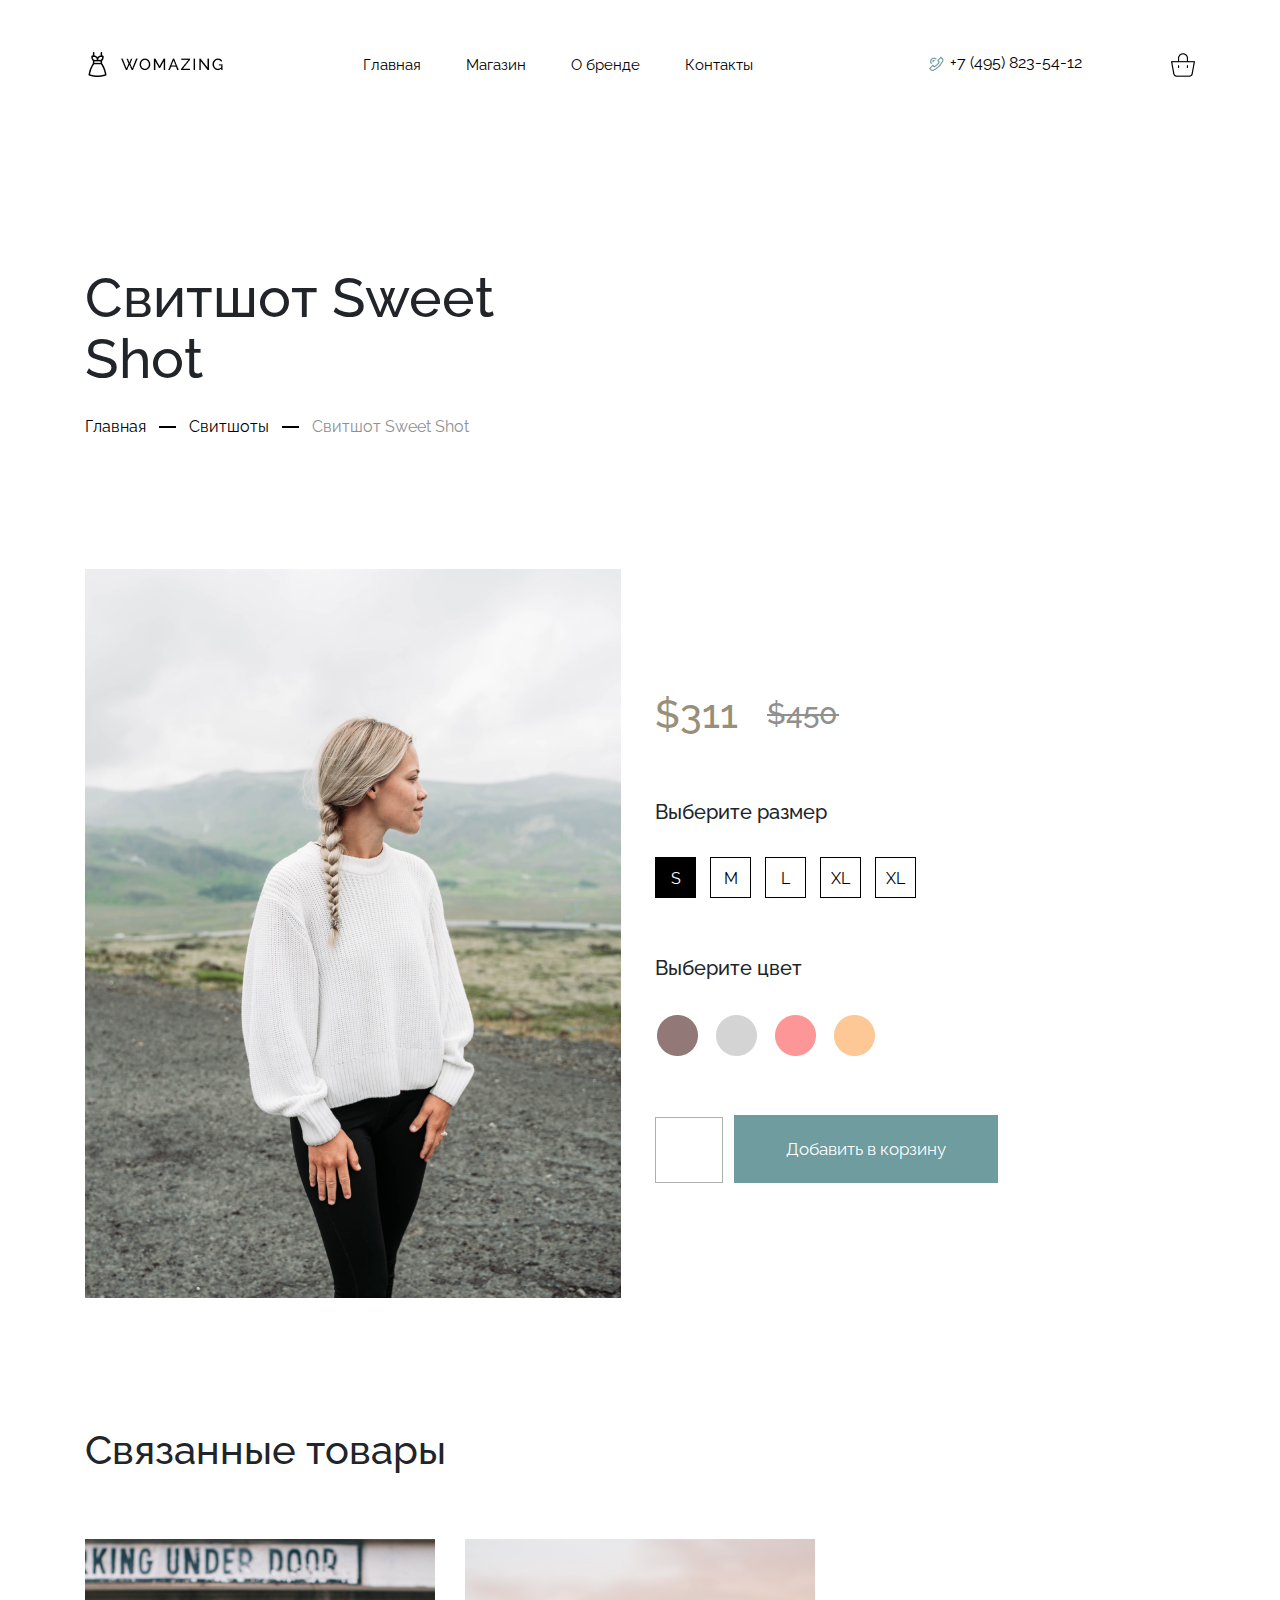
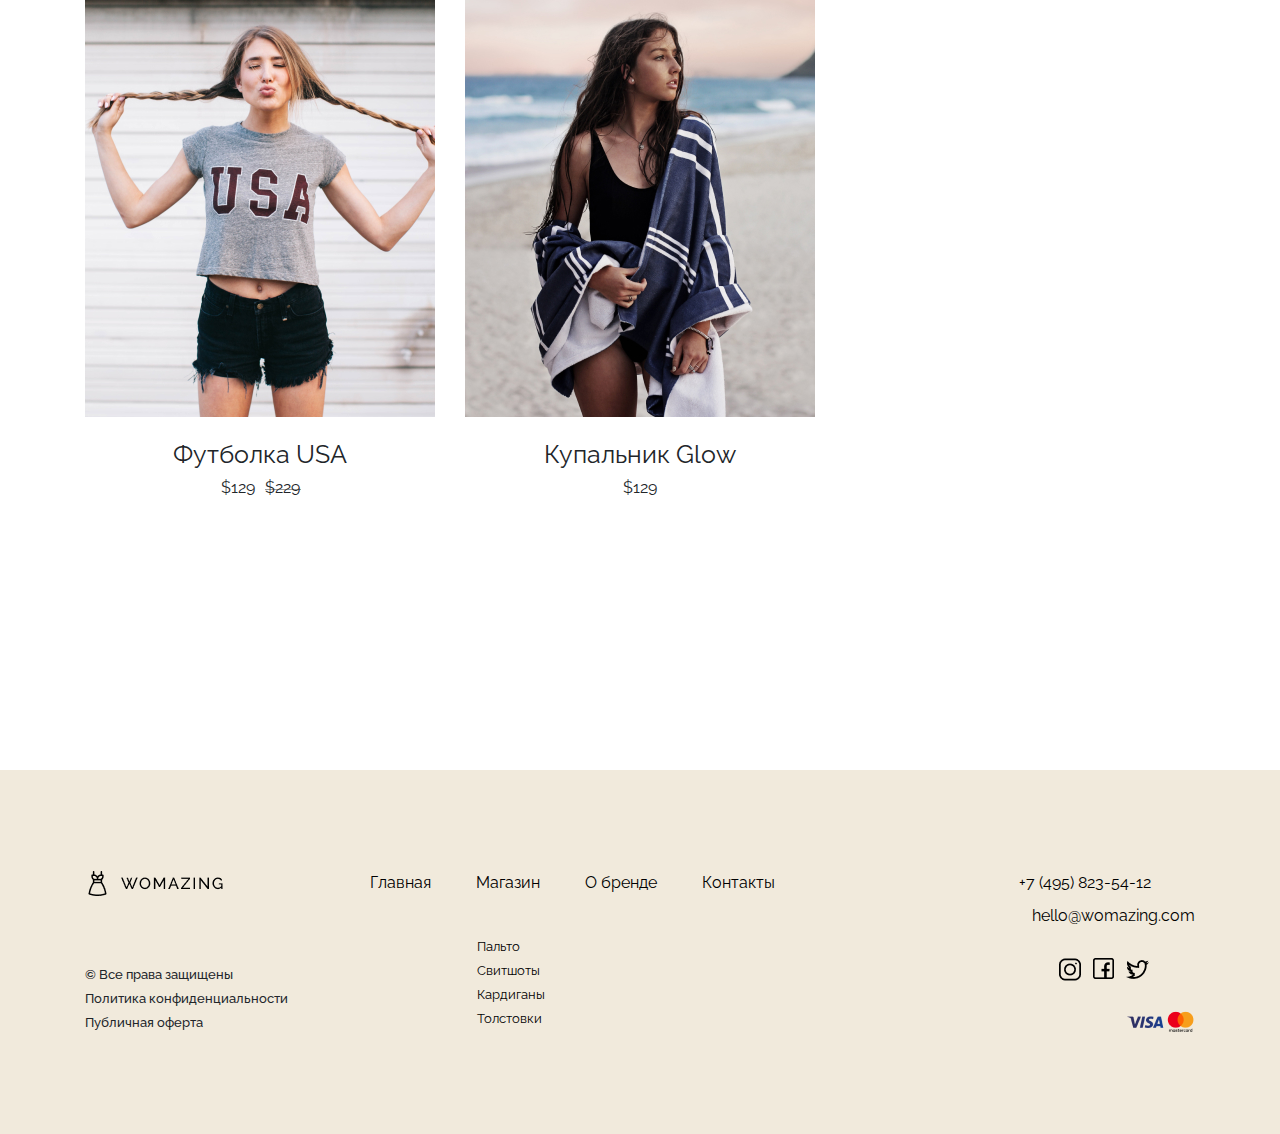
<file: one_product.html>
<!doctype html>
<html lang="ru">
<head>
    <meta charset="UTF-8">
    <meta name="viewport" content="width=device-width, initial-scale=1.0">
    <title>Товар</title>
    <meta name="description" content="Лучшая одежда в мире">
    <meta name="keywords" content="одежда, стиль, стильная одежда">
    <!-- OG Tags -->
    <meta property="og:title" content="Womazing">
    <meta property="og:description" content="Лучшая одежда из тех которых вы видели">
    <meta property="og:type" content="article">
    <meta property="og:image" content="C:\openserver\domains\womazing\img\firstscreen.jpg">
    <meta property="og:site_name" content="Womazing">
    <!--  Bootstrap -->
    <link rel="stylesheet" href="css/bootstrap-reboot.min.css">
    <link rel="stylesheet" href="css/bootstrap-grid.min.css">
    <!-- Styling -->
    <meta name="theme-color" content="#F1EADC">
    <link rel="apple-touch-icon" href="img/preview/apple-touch-icon.svg">
    <link rel="icon" type="image/png" href="img/preview/favicon.png">
    <!--Responsive-->
    <meta name="viewport" content="width=device-width, initial-scale=1, shrink-to-fit=no">
    <!-- CSS -->
    <link rel="stylesheet" href="css/main.css">
    <link rel="stylesheet" href="css/shop.css">
    <link rel="stylesheet" href="css/brand.css">
    <link rel="stylesheet" href="css/contacts.css">
    <link rel="stylesheet" href="css/one_product.css">
    <link rel="preconnect" href="https://fonts.gstatic.com" crossorigin>
    <link href="https://fonts.googleapis.com/css2?family=Raleway:wght@400;500;700&display=swap" rel="stylesheet">
    <link rel="stylesheet" href="https://unpkg.com/swiper/swiper-bundle.min.css">
</head>
<body>
    <header class="heade" id="header">
        <div class="container">
            <div class="row">
                <div class="col-lg-12">
                    <div class="head align-items-center d-flex">
                        <div class="logo">
                            <a href="./index.html">
                                <img src="img/preview/logo.png" alt="Логотип компании">
                            </a>
                        </div>
                        <ul class="head__list d-flex">
                            <li class="head__a">
                                <a class="head__item" href="./index.html">
                                    Главная
                                </a>
                            </li>
                            <li class="head__a">
                                <a class="head__item" href="./shop.html" target="_blank">
                                    Магазин
                                </a>
                            </li>
                            <li class="head__a">
                                <a class="head__item" href="./brand.html" target="_blank">
                                    О бренде
                                </a>
                            </li>
                            <li class="head__a">
                                <a class="head__item" href="./contacts.html" target="_blank">
                                    Контакты
                                </a>
                            </li>
                        </ul>
                        <div class="head__tel d-flex">
                            <a href="#">
                                <img src="img/little/call.png" class="head__tel-img" alt="Телефончик">
                            </a>
                            <a href="#" class="head__tel-text">+7 (495) 823-54-12</a>
                        </div>
                        <a href="./cart.html" class="head__cart ml-auto">
                            <img src="img/little/cart.png" title="Корзина" alt="Корзина">
                        </a>
                    </div>
                </div>
                <div class="col-lg-6">
                    <div class="heading">
                        <h1 class="heading__title">Свитшот Sweet Shot</h1>
                        <ul class="heading__bread header__breadcrumb d-flex align-items-center">
                            <li><a class="breadc all" href="index.html" target="_blank">Главная</a></li>
                            <li><div class="bread"></div></li>
                            <li><a class="breadc all" href="./one_product.html" target="_blank">Свитшоты</a></li>
                            <li><div class="bread"></div></li>
                            <li><a class="breadcr all grey" href="./one_product.html">Свитшот Sweet Shot</a></li>
                        </ul>
                    </div>

                </div>
            </div>
        </div>
    </header>
    <section class="product" id="products">
        <div class="container">
            <div class="row">
                <div class="col-lg-6">
                    <div class="image">
                        <img src="img/photo/sweetshot.jpg" alt="Свитшот">
                    </div>
                </div>
                <div class="col-lg-5 col-mb-12">
                    <div class="pricing d-flex align-items-center">
                        <p class="price__yes price-num">$311</p>
                        <p class="price__not price-num">$450</p>
                    </div>
                    <div class="size">
                        <h4 class="size__title">Выберите размер</h4>
                        <div class="sizes d-flex align-items-center">
                            <a class="sizes__first size-one active">S</a>
                            <a class="sizes__second size-one">M</a>
                            <a class="sizes__third size-one">L</a>
                            <a class="sizes__fourth size-one">XL</a>
                            <a class="sizes__fifth size-one">XL</a>
                        </div>
                    </div>
                    <div class="color">
                        <h4 class="color__title">Выберите цвет</h4>
                        <div class="colors d-flex align-items-center">
                            <div class="colors__first color-one">
                                <img src="img/color/brown.png" alt="Коричневый">
                            </div>
                            <div class="colors__second color-one">
                                <img src="img/color/grey.png" alt="Серый">
                            </div>
                            <div class="colors__third color-one">
                                <img src="img/color/pink.png" alt="Розовый">
                            </div>
                            <div class="colors__fourth color-one">
                                <img src="img/color/orange.png" alt="Оранжевый">
                            </div>
                        </div>
                    </div>
                    <div class="buttons d-flex align-items-center">
                        <input type="number" required class="buttons__one" placeholder="1">
                        <div class="buttons__two-wrap">
                            <a href="./cart.html" target="_blank" class="buttons__two offer__btn-two">
                                Добавить в корзину
                            </a>
                        </div>
                    </div>
                </div>
                <div class="col-lg-12">
                    <h2 class="heade__title">
                        Связанные товары
                    </h2>
                </div>
                <div class="col-12">
                    <div class="all-photos all-photos-two d-flex align-items-center">
                        <div class="first-photo fut" onClick='location.href="./one_product.html"'>
                            <div class="wrapper">
                                <img src="img/photo/first-photo.jpg" class="fut__img" alt="Футболка">
                            </div>
                            <h3 class="fut__title">Футболка USA</h3>
                            <div class=" price d-flex">
                                <span class="fut__prices">$129</span>
                                <div class="d-flex">
                                    <img class="fut__line fut__line-two" src="img/little/line.jpg" alt="Линия">
                                    <span class="fut__not-price">$229</span>
                                </div>
                            </div>
                        </div>
                        <div class="second-photo second-photo-two fut" onClick='location.href="./one_product.html"'>
                            <div class="wrapper">
                                <img src="img/photo/second-photo.jpg" class="fut__img" alt="Футболка">
                            </div>
                            <h3 class="fut__title">Купальник Glow</h3>
                            <div class="price d-flex">
                                <span class="fut__price">$129</span>
                            </div>
                        </div>
                    </div>
                </div>
            </div>
        </div>
    </section>
    <footer class="footer" id="footer">
        <div class="container">
            <div class="row d-flex">
                <div class="col-lg-3">
                    <div class="all-footer-first">
                        <div class="logo">
                            <img src="img/preview/logo.png" alt="Логотип комании">
                        </div>
                        <div class="politics">
                            <p class="politics__right politics-text">
                                © Все права защищены
                            </p>
                            <p class="politics__politics politics-text">
                                Политика конфиденциальности
                            </p>
                            <p class="politics__public politics-text">
                                Публичная оферта
                            </p>
                        </div>
                    </div>
                </div>
                <div class="col-lg-5">
                    <div class="all-footer-second">
                        <ul class="footer__list d-flex">
                            <li class="footer__item">
                                <a class="a" href="./index.html">
                                    Главная
                                </a>
                            </li>
                            <li class="footer__item">
                                <a class="a" href="./shop.html">
                                    Магазин
                                </a>
                            </li>
                            <li class="footer__item">
                                <a class="a" href="./brand.html">
                                    О бренде
                                </a>
                            </li>
                            <li class="footer__item">
                                <a class="a" href="contacts.html">
                                    Контакты
                                </a>
                            </li>
                        </ul>
                        <ul class="footer__list-two">
                            <li class="footer__item-two">
                                <a href="./shop.html">
                                    Пальто
                                </a>
                            </li>
                            <li class="footer__item-two">
                                <a href="./shop.html">
                                    Свитшоты
                                </a>
                            </li>
                            <li class="footer__item-two">
                                <a href="./shop.html">
                                    Кардиганы
                                </a>
                            </li>
                            <li class="footer__item-two">
                                <a href="./shop.html">
                                    Толстовки
                                </a>
                            </li>
                        </ul>
                    </div>
                </div>
                <div class="col-lg-3 offset-lg-1">
                    <div class="all-footer-third">
                        <div class="info">
                            <a href="#" class="info__tel">+7 (495) 823-54-12</a>
                            <a href="#" class="info__email">hello@womazing.com</a>
                        </div>
                        <div class="socials d-flex">
                            <!--noindex-->
                            <a class="socials__insta socials-img" href="https://www.instagram.com" rel="nofollow noopener noreferrer" target="_blank">
                                <img src="img/little/instagram.png" alt="Instagram">
                            </a>
                            <!--/noindex-->

                            <!--noindex-->
                            <a href="https://www.facebook.com" rel="nofollow noopener noreferrer" target="_blank" class="socials__face socials-img">
                                <img src="img/little/facebook.png" alt="Facebook">
                            </a>
                            <!--/noindex-->

                            <!--noindex-->
                            <a href="https://www.twitter.com" rel="nofollow noopener noreferrer" target="_blank" class="socials__twit socials-img">
                                <img src="img/little/twitter.png" alt="Twitter">
                            </a>
                            <!--/noindex-->
                        </div>
                        <div class="pay">
                            <div class="pay__visa-master">
                                <img src="img/little/visa-mastercard.png" alt="Visa Mastercard">
                            </div>
                        </div>
                    </div>
                </div>
            </div>
        </div>
    </footer>

    <script src="js/jquery-3.6.0.min.js"></script>
    <script src="js/one_product.js"></script>
</body>
</html>
</file>
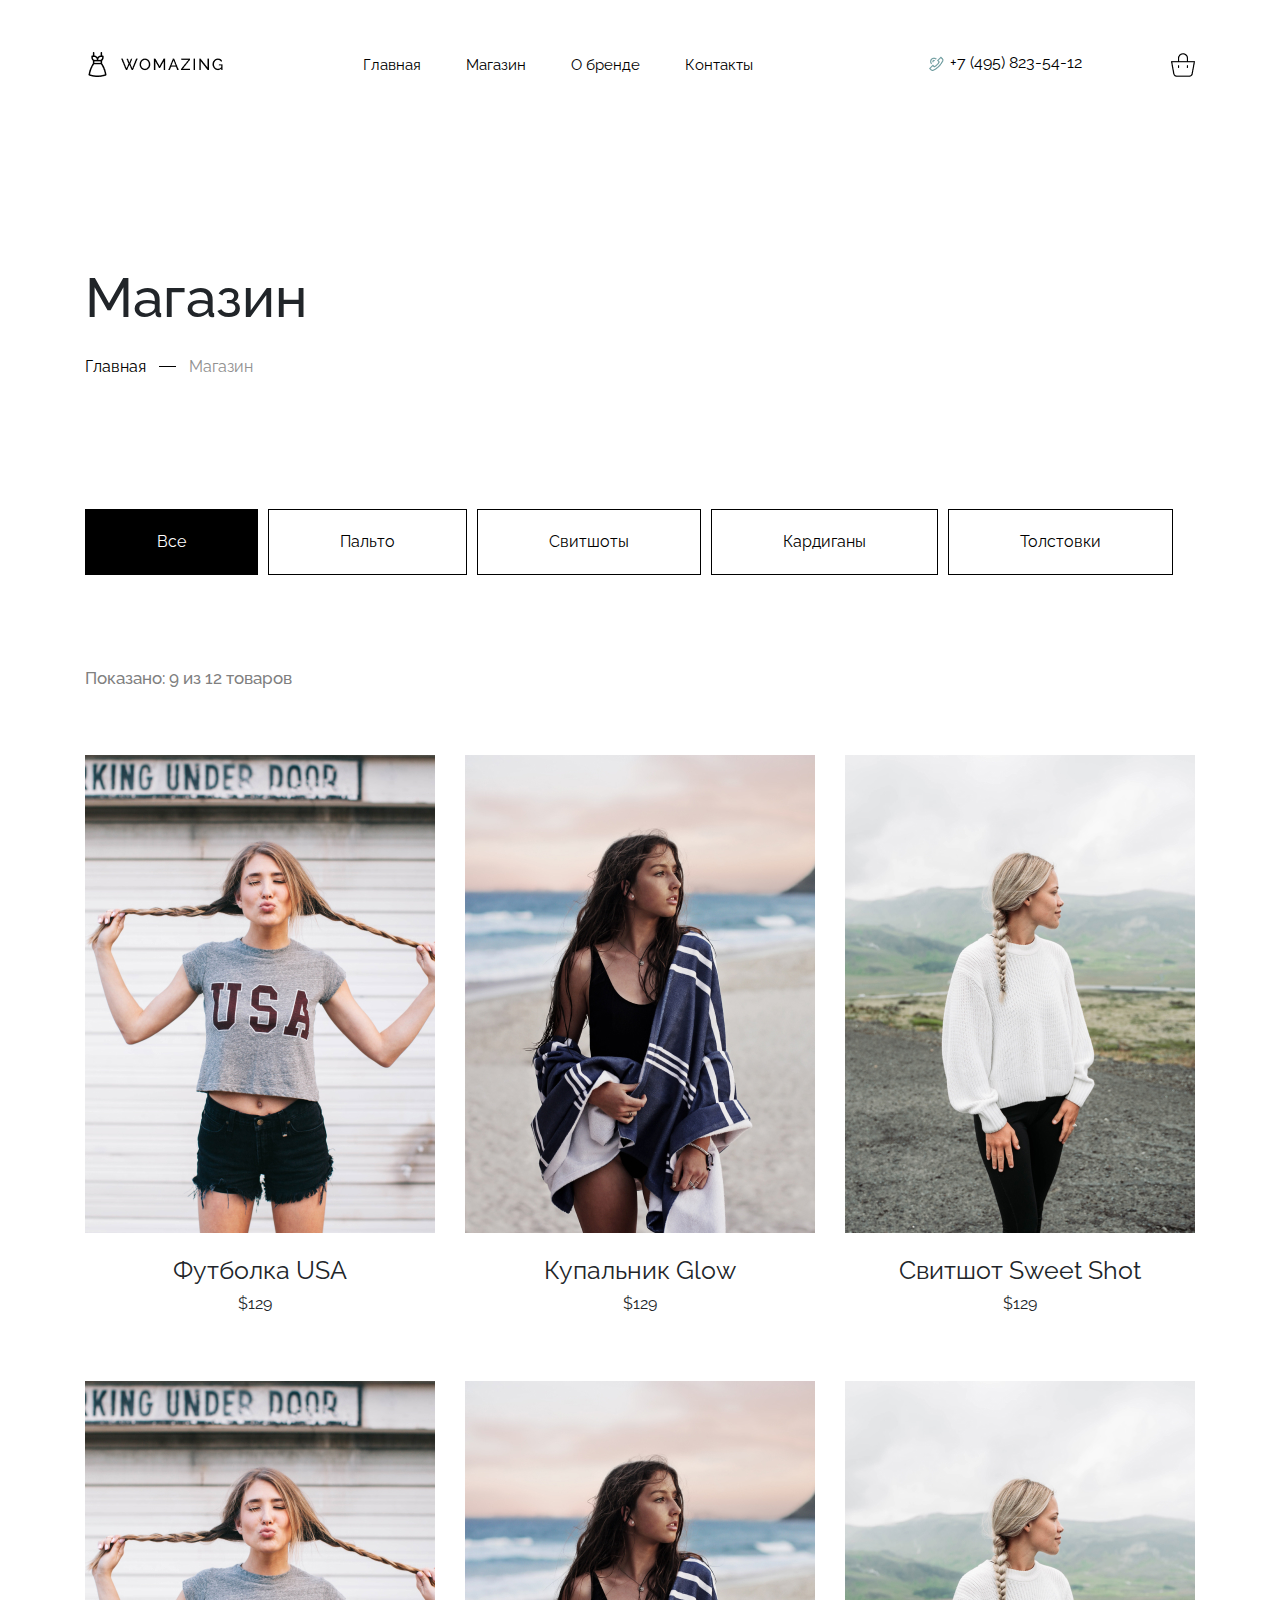
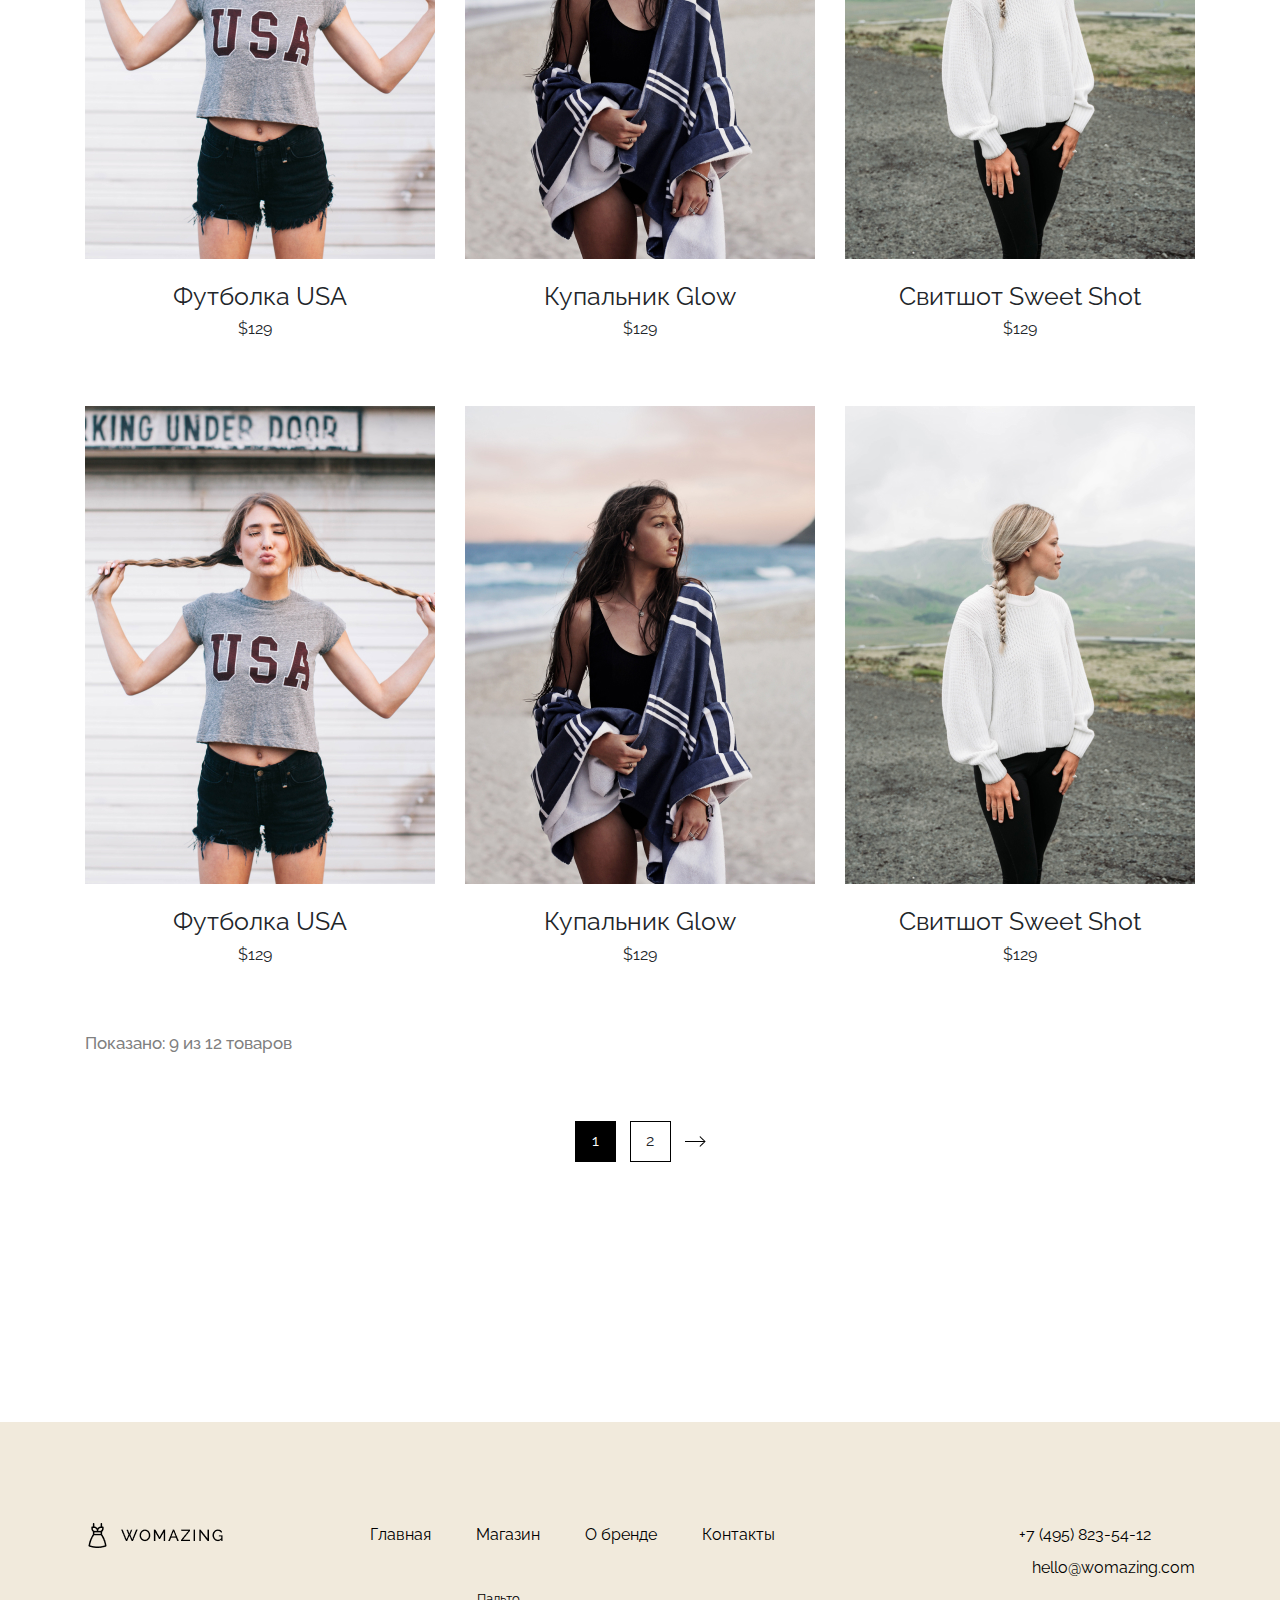
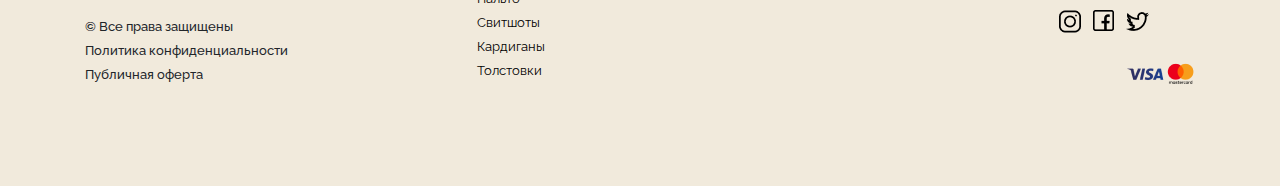
<file: shop.html>
<!doctype html>
<html lang="ru">
<head>
    <meta charset="UTF-8">
    <meta name="viewport" content="width=device-width, initial-scale=1.0">
    <title>Магазин</title>
    <meta name="description" content="Лучшая одежда в мире">
    <meta name="keywords" content="одежда, стиль, стильная одежда">
    <!-- OG Tags -->
    <meta property="og:title" content="Womazing">
    <meta property="og:description" content="Лучшая одежда из тех которых вы видели">
    <meta property="og:type" content="article">
    <meta property="og:image" content="C:\openserver\domains\womazing\img\firstscreen.jpg">
    <meta property="og:site_name" content="Shop">
    <!--  Bootstrap -->
    <link rel="stylesheet" href="css/bootstrap-reboot.min.css">
    <link rel="stylesheet" href="css/bootstrap-grid.min.css">
    <!-- Styling -->
    <meta name="theme-color" content="#F1EADC">
    <link rel="apple-touch-icon" href="img/preview/apple-touch-icon.svg">
    <link rel="icon" type="image/png" href="img/preview/favicon.png">
    <!--Responsive-->
    <meta name="viewport" content="width=device-width, initial-scale=1, shrink-to-fit=no">
    <!-- CSS -->
    <link rel="stylesheet" href="css/shop.css">
    <link rel="stylesheet" href="css/main.css">
    <link rel="stylesheet" href="css/brand.css">
    <link rel="preconnect" href="https://fonts.gstatic.com" crossorigin>
    <link href="https://fonts.googleapis.com/css2?family=Raleway:wght@400;500;700&display=swap" rel="stylesheet">
    <link rel="stylesheet" href="https://unpkg.com/swiper/swiper-bundle.min.css">
</head>
<body>
    <header class="heade" id="heade">
        <div class="container">
            <div class="row">
                <div class="col-lg-12">
                    <div class="head align-items-center d-flex">
                        <div class="logo">
                            <a href="./index.html">
                                <img src="img/preview/logo.png" alt="Логотип компании">
                            </a>
                        </div>
                        <ul class="head__list d-flex">
                            <li class="head__a">
                                <a class="head__item" href="./index.html" target="_blank">
                                    Главная
                                </a>
                            </li>
                            <li class="head__a">
                                <a class="head__item" href="./shop.html" target="_blank">
                                    Магазин
                                </a>
                            </li>
                            <li class="head__a">
                                <a class="head__item" href="./brand.html" target="_blank">
                                    О бренде
                                </a>
                            </li>
                            <li class="head__a">
                                <a class="head__item" href="./contacts.html" target="_blank">
                                    Контакты
                                </a>
                            </li>
                        </ul>
                        <div class="head__tel d-flex">
                            <a href="#">
                                <img src="img/little/call.png" class="head__tel-img" alt="Телефончик">
                            </a>
                            <a href="#" class="head__tel-text">+7 (495) 823-54-12</a>
                        </div>
                        <a href="./cart.html" class="head__cart ml-auto">
                            <img src="img/little/cart.png" title="Корзина" alt="Корзина">
                        </a>
                    </div>
                </div>
                <div class="col-lg-3">
                    <h1 class="header__title">
                        Магазин
                    </h1>
                    <ul class="header__breadcrumb d-flex align-items-center">
                        <li><a class="breadc all" href="index.html" target="_blank">Главная</a></li>
                        <li><div class="bread"></div></li>
                        <li><a class="breadcr all grey" href="./shop.html">Магазин</a></li>
                    </ul>
                </div>
            </div>
        </div>
    </header>
    <section class="shop" id="shop">
        <div class="container">
            <div class="row">
                <div class="col-lg-12">
                    <ul class="tabs d-flex align-items-center">
                        <li class="tabs__text active">
                            <button>Все</button>
                        </li>
                        <li class="tabs__text">
                            <button>Пальто</button>
                        </li>
                        <li class="tabs__text">
                            <button>Свитшоты</button>
                        </li>
                        <li class="tabs__text">
                            <button>Кардиганы</button>
                        </li>
                        <li class="tabs__text">
                            <button>Толстовки</button>
                        </li>
                    </ul>
                    <p class="shop__span">Показано: 9 из 12 товаров</p>
                </div>
                <div class="col-lg-12">
                    <div class="all-photos-two">
                        <div class="wrap d-flex justify-content-between">
                            <div class="first-photo fut" onClick='location.href="./one_product.html"'>
                                <div class="wrapper">
                                    <img src="img/photo/first-photo.jpg" class="fut__img" alt="Футболка">
                                </div>
                                <h3 class="fut__title">Футболка USA</h3>
                                <div class=" price d-flex">
                                    <span class="fut__prices">$129</span>
                                </div>
                            </div>
                            <div class="second-photo fut" onClick='location.href="./one_product.html"'>
                                <div class="wrapper">
                                    <img src="img/photo/second-photo.jpg" class="fut__img" alt="Футболка">
                                </div>
                                <h3 class="fut__title">Купальник Glow</h3>
                                <div class="price d-flex">
                                    <span class="fut__price">$129</span>
                                </div>
                            </div>
                            <div class="third-photo fut" onClick='location.href="./one_product.html"'>
                                <div class="wrapper">
                                    <img src="img/photo/third-photo.jpg" class="fut__img" alt="Футболка">
                                </div>
                                <h3 class="fut__title">Свитшот Sweet Shot</h3>
                                <div class=" price d-flex">
                                    <span class="fut__price">$129</span>
                                </div>
                            </div>
                        </div>
                        <div class="wrap d-flex justify-content-between">
                            <div class="first-photo fut" onClick='location.href="./one_product.html"'>
                                <div class="wrapper">
                                    <img src="img/photo/first-photo.jpg" class="fut__img" alt="Футболка">
                                </div>
                                <h3 class="fut__title">Футболка USA</h3>
                                <div class=" price d-flex">
                                    <span class="fut__prices">$129</span>
                                </div>
                            </div>
                            <div class="second-photo fut" onClick='location.href="./one_product.html"'>
                                <div class="wrapper">
                                    <img src="img/photo/second-photo.jpg" class="fut__img" alt="Футболка">
                                </div>
                                <h3 class="fut__title">Купальник Glow</h3>
                                <div class="price d-flex">
                                    <span class="fut__price">$129</span>
                                </div>
                            </div>
                            <div class="third-photo fut" onClick='location.href="./one_product.html"'>
                                <div class="wrapper">
                                    <img src="img/photo/third-photo.jpg" class="fut__img" alt="Футболка">
                                </div>
                                <h3 class="fut__title">Свитшот Sweet Shot</h3>
                                <div class=" price d-flex">
                                    <span class="fut__price">$129</span>
                                </div>
                            </div>
                        </div>
                        <div class="wrap d-flex justify-content-between">
                            <div class="first-photo fut" onClick='location.href="./one_product.html"'>
                                <div class="wrapper">
                                    <img src="img/photo/first-photo.jpg" class="fut__img" alt="Футболка">
                                </div>
                                <h3 class="fut__title">Футболка USA</h3>
                                <div class=" price d-flex">
                                    <span class="fut__prices">$129</span>
                                </div>
                            </div>
                            <div class="second-photo fut" onClick='location.href="./one_product.html"'>
                                <div class="wrapper">
                                    <img src="img/photo/second-photo.jpg" class="fut__img" alt="Футболка">
                                </div>
                                <h3 class="fut__title">Купальник Glow</h3>
                                <div class="price d-flex">
                                    <span class="fut__price">$129</span>
                                </div>
                            </div>
                            <div class="third-photo fut" onClick='location.href="./one_product.html"'>
                                <div class="wrapper">
                                    <img src="img/photo/third-photo.jpg" class="fut__img" alt="Футболка">
                                </div>
                                <h3 class="fut__title">Свитшот Sweet Shot</h3>
                                <div class=" price d-flex">
                                    <span class="fut__price">$129</span>
                                </div>
                            </div>
                        </div>
                    </div>
                    <div class="texttext">
                        <p class="texttext__p">Показано: 9 из 12 товаров</p>
                    </div>
                    <div class="sllide d-flex align-items-center">
                        <div class="sllide_first sllide-one active">1</div>
                        <div class="sllide_second sllide-one">2</div>
                        <div class="sllide__img">
                            <img src="img/arrow/black.png" alt="Стрелочка">
                        </div>
                    </div>
                </div>
            </div>
        </div>
    </section>
    <footer class="footer" id="footer">
        <div class="container">
            <div class="row d-flex">
                <div class="col-lg-3">
                    <div class="all-footer-first">
                        <div class="logo">
                            <img src="img/preview/logo.png" alt="Логотип комании">
                        </div>
                        <div class="politics">
                            <p class="politics__right politics-text">
                                © Все права защищены
                            </p>
                            <p class="politics__politics politics-text">
                                Политика конфиденциальности
                            </p>
                            <p class="politics__public politics-text">
                                Публичная оферта
                            </p>
                        </div>
                    </div>
                </div>
                <div class="col-lg-5">
                    <div class="all-footer-second">
                        <ul class="footer__list d-flex">
                            <li class="footer__item">
                                <a class="a" href="./index.html">
                                    Главная
                                </a>
                            </li>
                            <li class="footer__item">
                                <a class="a" href="./shop.html">
                                    Магазин
                                </a>
                            </li>
                            <li class="footer__item">
                                <a class="a" href="./brand.html">
                                    О бренде
                                </a>
                            </li>
                            <li class="footer__item">
                                <a class="a" href="contacts.html">
                                    Контакты
                                </a>
                            </li>
                        </ul>
                        <ul class="footer__list-two">
                            <li class="footer__item-two">
                                <a href="./shop.html">
                                    Пальто
                                </a>
                            </li>
                            <li class="footer__item-two">
                                <a href="./shop.html">
                                    Свитшоты
                                </a>
                            </li>
                            <li class="footer__item-two">
                                <a href="./shop.html">
                                    Кардиганы
                                </a>
                            </li>
                            <li class="footer__item-two">
                                <a href="./shop.html">
                                    Толстовки
                                </a>
                            </li>
                        </ul>
                    </div>
                </div>
                <div class="col-lg-3 offset-lg-1">
                    <div class="all-footer-third">
                        <div class="info">
                            <a href="#" class="info__tel">+7 (495) 823-54-12</a>
                            <a href="#" class="info__email">hello@womazing.com</a>
                        </div>
                        <div class="socials d-flex">
                            <!--noindex-->
                            <a class="socials__insta socials-img" href="https://www.instagram.com" rel="nofollow noopener noreferrer" target="_blank">
                                <img src="img/little/instagram.png" alt="Instagram">
                            </a>
                            <!--/noindex-->

                            <!--noindex-->
                            <a href="https://www.facebook.com" rel="nofollow noopener noreferrer" target="_blank" class="socials__face socials-img">
                                <img src="img/little/facebook.png" alt="Facebook">
                            </a>
                            <!--/noindex-->

                            <!--noindex-->
                            <a href="https://www.twitter.com" rel="nofollow noopener noreferrer" target="_blank" class="socials__twit socials-img">
                                <img src="img/little/twitter.png" alt="Twitter">
                            </a>
                            <!--/noindex-->
                        </div>
                        <div class="pay">
                            <div class="pay__visa-master">
                                <img src="img/little/visa-mastercard.png" alt="Visa Mastercard">
                            </div>
                        </div>
                    </div>
                </div>
            </div>
        </div>
    </footer>

    <script src="js/jquery-3.6.0.min.js"></script>
    <script src="https://unpkg.com/swiper/swiper-bundle.min.js"></script>
    <script src="js/parallax.min.js"></script>
    <script src="js/main.js"></script>

</body>
</html>
</file>
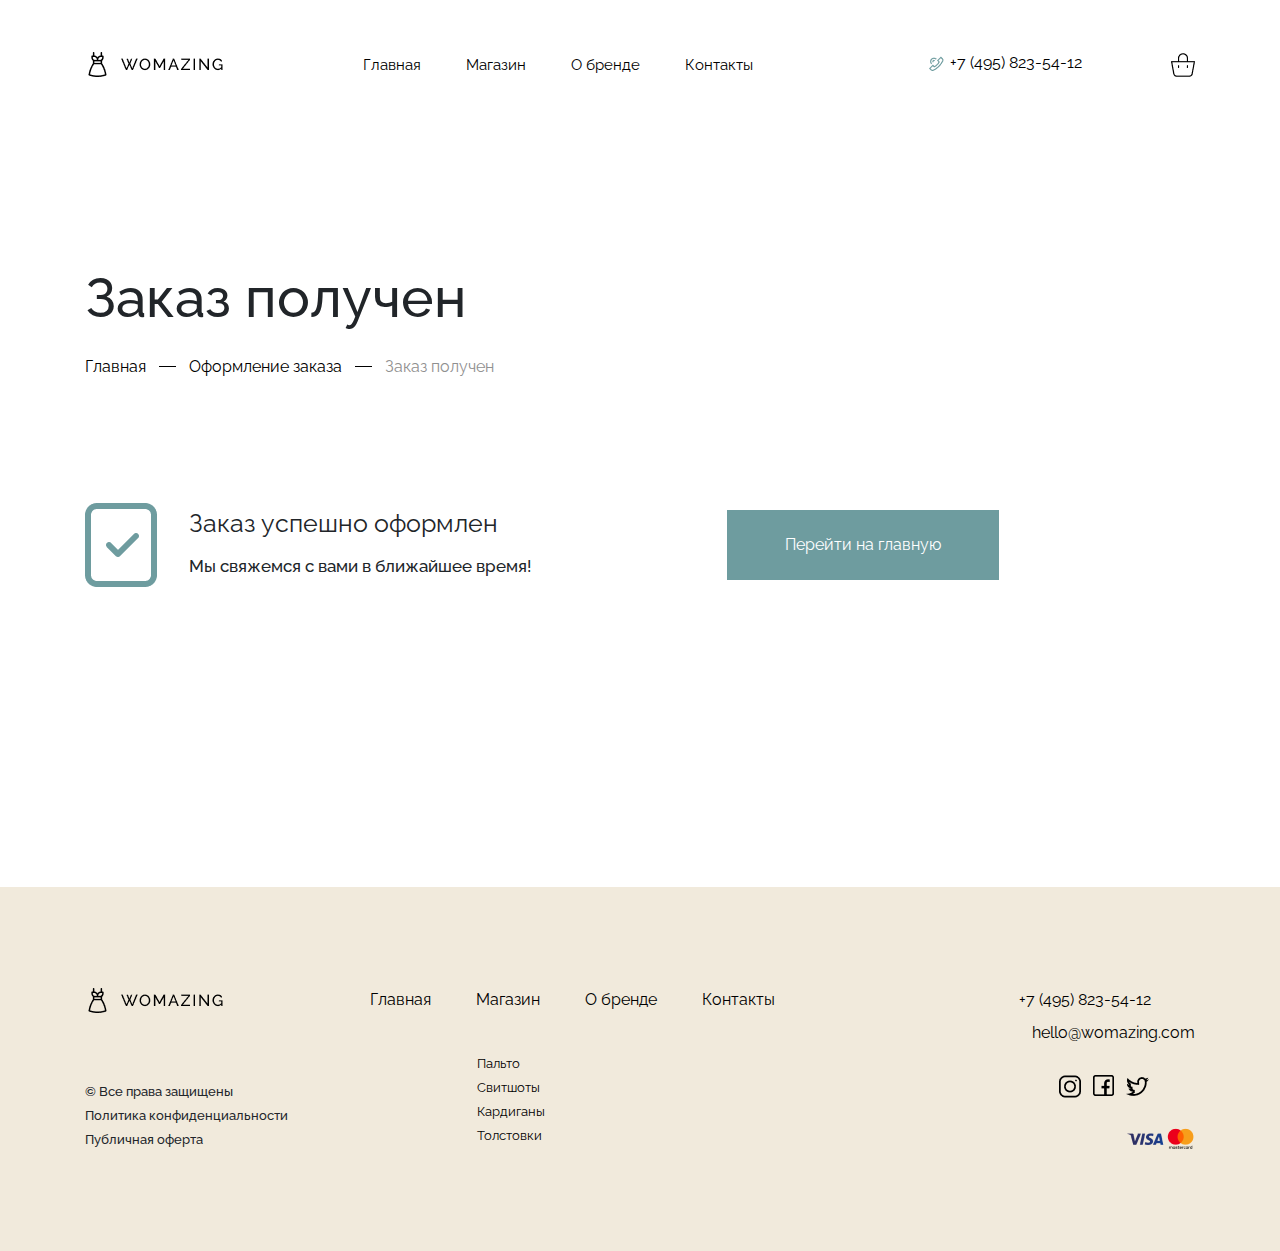
<file: success.html>
<!doctype html>
<html lang="ru">
<head>
    <meta charset="UTF-8">
    <meta name="viewport" content="width=device-width, initial-scale=1.0">
    <title>Заказ получен</title>
    <meta name="description" content="Лучшая одежда в мире">
    <meta name="keywords" content="одежда, стиль, стильная одежда">
    <!-- OG Tags -->
    <meta property="og:title" content="Womazing">
    <meta property="og:description" content="Лучшая одежда из тех которых вы видели">
    <meta property="og:type" content="article">
    <meta property="og:image" content="C:\openserver\domains\womazing\img\firstscreen.jpg">
    <meta property="og:site_name" content="О бренде">
    <!--  Bootstrap -->
    <link rel="stylesheet" href="css/bootstrap-reboot.min.css">
    <link rel="stylesheet" href="css/bootstrap-grid.min.css">
    <!-- Styling -->
    <meta name="theme-color" content="#F1EADC">
    <link rel="apple-touch-icon" href="img/preview/apple-touch-icon.svg">
    <link rel="icon" type="image/png" href="img/preview/favicon.png">
    <!--Responsive-->
    <meta name="viewport" content="width=device-width, initial-scale=1, shrink-to-fit=no">
    <!-- CSS -->
    <link rel="stylesheet" href="css/main.css">
    <link rel="stylesheet" href="css/brand.css">
    <link rel="stylesheet" href="css/shop.css">
    <link rel="stylesheet" href="css/success.css">
    <link rel="stylesheet" href="css/checkout.css">
    <link rel="preconnect" href="https://fonts.gstatic.com" crossorigin>
    <link href="https://fonts.googleapis.com/css2?family=Raleway:wght@400;500;700&display=swap" rel="stylesheet">
    <link rel="stylesheet" href="https://unpkg.com/swiper/swiper-bundle.min.css">
</head>
<body>
    <header class="heade" id="header">
        <div class="container">
            <div class="row">
                <div class="col-lg-12">
                    <div class="head align-items-center d-flex">
                        <div class="logo">
                            <a href="./index.html">
                                <img src="img/preview/logo.png" alt="Логотип компании">
                            </a>
                        </div>
                        <ul class="head__list d-flex">
                            <li class="head__a">
                                <a class="head__item" href="./index.html">
                                    Главная
                                </a>
                            </li>
                            <li class="head__a">
                                <a class="head__item" href="./shop.html" target="_blank">
                                    Магазин
                                </a>
                            </li>
                            <li class="head__a">
                                <a class="head__item" href="./brand.html" target="_blank">
                                    О бренде
                                </a>
                            </li>
                            <li class="head__a">
                                <a class="head__item" href="./contacts.html" target="_blank">
                                    Контакты
                                </a>
                            </li>
                        </ul>
                        <div class="head__tel d-flex">
                            <a href="#">
                                <img src="img/little/call.png" class="head__tel-img" alt="Телефончик">
                            </a>
                            <a href="#" class="head__tel-text">+7 (495) 823-54-12</a>
                        </div>
                        <a href="./cart.html" class="head__cart ml-auto">
                            <img src="img/little/cart.png" title="Корзина" alt="Корзина">
                        </a>
                    </div>
                </div>
                <div class="col-lg-6">
                    <div class="heading">
                        <h1 class="heading__title">Заказ получен</h1>
                        <ul class="heading__bread header__breadcrumb d-flex align-items-center">
                            <li><a class="breadc all" href="index.html" target="_blank">Главная</a></li>
                            <li><div class="bread"></div></li>
                            <li><a class="breadcr all" href="./checkout.html">Оформление заказа</a></li>
                            <li><div class="bread"></div></li>
                            <li><a class="breadcr all grey" href="./success.html">Заказ получен</a></li>
                        </ul>
                    </div>
                </div>
            </div>
        </div>
    </header>
    <section class="good" id="good">
        <div class="container">
            <div class="row">
                <div class="col-lg-12">
                    <div class="all-good d-flex align-items-center">
                        <div class="all-good__first">
                            <img src="img/little/good.png" alt="Галочка">
                        </div>
                        <div class="all-good__second">
                            <h3 class="all-good__title">Заказ успешно оформлен</h3>
                            <p class="all-good__text">Мы свяжемся с вами в ближайшее время!</p>
                        </div>
                        <div class="find ml-auto mr-auto">
                            <a href="./index.html" class="all-good__a payment__btn">Перейти на главную</a>
                        </div>
                    </div>
                </div>
            </div>
        </div>
    </section>
    <footer class="footer" id="footer">
        <div class="container">
            <div class="row d-flex">
                <div class="col-lg-3">
                    <div class="all-footer-first">
                        <div class="logo">
                            <img src="img/preview/logo.png" alt="Логотип комании">
                        </div>
                        <div class="politics">
                            <p class="politics__right politics-text">
                                © Все права защищены
                            </p>
                            <p class="politics__politics politics-text">
                                Политика конфиденциальности
                            </p>
                            <p class="politics__public politics-text">
                                Публичная оферта
                            </p>
                        </div>
                    </div>
                </div>
                <div class="col-lg-5">
                    <div class="all-footer-second">
                        <ul class="footer__list d-flex">
                            <li class="footer__item">
                                <a class="a" href="./index.html">
                                    Главная
                                </a>
                            </li>
                            <li class="footer__item">
                                <a class="a" href="./shop.html">
                                    Магазин
                                </a>
                            </li>
                            <li class="footer__item">
                                <a class="a" href="./brand.html">
                                    О бренде
                                </a>
                            </li>
                            <li class="footer__item">
                                <a class="a" href="contacts.html">
                                    Контакты
                                </a>
                            </li>
                        </ul>
                        <ul class="footer__list-two">
                            <li class="footer__item-two">
                                <a href="./shop.html">
                                    Пальто
                                </a>
                            </li>
                            <li class="footer__item-two">
                                <a href="./shop.html">
                                    Свитшоты
                                </a>
                            </li>
                            <li class="footer__item-two">
                                <a href="./shop.html">
                                    Кардиганы
                                </a>
                            </li>
                            <li class="footer__item-two">
                                <a href="./shop.html">
                                    Толстовки
                                </a>
                            </li>
                        </ul>
                    </div>
                </div>
                <div class="col-lg-3 offset-lg-1">
                    <div class="all-footer-third">
                        <div class="info">
                            <a href="#" class="info__tel">+7 (495) 823-54-12</a>
                            <a href="#" class="info__email">hello@womazing.com</a>
                        </div>
                        <div class="socials d-flex">
                            <!--noindex-->
                            <a class="socials__insta socials-img" href="https://www.instagram.com" rel="nofollow noopener noreferrer" target="_blank">
                                <img src="img/little/instagram.png" alt="Instagram">
                            </a>
                            <!--/noindex-->

                            <!--noindex-->
                            <a href="https://www.facebook.com" rel="nofollow noopener noreferrer" target="_blank" class="socials__face socials-img">
                                <img src="img/little/facebook.png" alt="Facebook">
                            </a>
                            <!--/noindex-->

                            <!--noindex-->
                            <a href="https://www.twitter.com" rel="nofollow noopener noreferrer" target="_blank" class="socials__twit socials-img">
                                <img src="img/little/twitter.png" alt="Twitter">
                            </a>
                            <!--/noindex-->
                        </div>
                        <div class="pay">
                            <div class="pay__visa-master">
                                <img src="img/little/visa-mastercard.png" alt="Visa Mastercard">
                            </div>
                        </div>
                    </div>
                </div>
            </div>
        </div>
    </footer>
</body>
</html>
</file>
<file: css/main.css>
/* Спецификации */

body {
    margin: 0;
    padding: 0;
    font-family: 'Raleway', sans-serif;
}

h1, h2, h3, h4, h5, h6 {
    margin: 0;
    padding: 0;
    line-height: 1.1;
    letter-spacing: 2%;
}

h3 {
    font-weight: 400;
    font-size: 25px;
}

h4 {
    font-weight: 500;
    font-size: 20px;
}

h2 {
    font-weight: 500;
    font-size: 40px;
}

h1 {
    font-size: 55px;
    font-weight: 500;
}

img {
    display: block;
    object-fit: cover;
}

p {
    margin: 0;
    padding: 0;
    font-weight: 500;
    font-size: 17px;
    line-height: 1.4;
    letter-spacing: 2%;
}

* {
    box-sizing: border-box;
}

a {
    text-decoration: none !important;
    color: #000;
}

ul, li {
    display: block;
    margin: 0;
    padding: 0;
}

a:hover {
    color: #000;
}

section {
    padding-top: 130px;
}

.section-title {
    margin-bottom: 92px;
}

/* Первая секция */

.header {
    padding-top: 51px;
    background: #a8b5d4 url("../img/bg/bg.jpg") no-repeat center center / cover;
}

.head__list {
    margin-left: 139px;
}

.heading__bread {
    margin-top: 26px;
}

.grey {
    color: #909090;
}

.bread {
    width: 17px;
    height: 1.6px;
    background: #000;
    margin-right: 13px;
    margin-left: 13px;
}

.head__item:hover {
    color: #6E9C9F;
    text-shadow: 0 0 .65px #333, 0 0 .65px #333;
    transition: all 0.5s ease;
}

.head__item {
    font-size: 15px;
}

.head__a:not(:last-of-type) {
    margin-right: 45px;
}

.head__tel {
    margin-left: 170px;
}

.head__cart>img {
    margin-left: auto;
}

.offer {
    margin-top: 186px;
}

.offer__title {
    width: 548px;
}

.offer__text {
    margin-right: 319px;
    margin-top: 45px;
    margin-bottom: 52px;
    text-align: end;
}

.offer__btn {
    width: 310px;
}

.offer__btn-one {
    padding: 22px 26px;
    background: rgba(110, 156, 159, 0.1);
}

.offer__btn-two {
    font-size: 17px;
    padding: 22px 50px;
    color: #fff;
    background: #6E9C9F;
    border: 2px solid transparent;
}

.offer__btn-two:hover {
    color: #fff;
}

.offer__btn:hover .offer__btn-two {
    color: #6E9C9F;
    background: rgba(110, 156, 159, 0.1);
    transition: all 0.5s ease;
    border: 2px solid #6E9C9F;
}

.bullit {
    width: 30px;
    height: 4px;
    background: #D1D1D1;
}

.bullit:not(:last-of-type) {
    margin-right: 12px;
}

.bullit.active {
    background: #000;
}

.bullitis {
    margin-top: 112px;
    margin-left: 271px;
}

.photos {
    margin-top: 41px;
}

.photo-one {
    position: relative;
}

.photo-two {
    position: absolute;
    top: 402px;
    right: 350px;
}

.photo-three {
    position: absolute;
    top: 123px;
    left: 366px;
}

/*   Вторая секция   */

.fut__line {
    position: absolute;
    bottom: 10px;
}

.fut__not-price {
    position: relative;
}

.fut__prices {
    margin-right: 10px;
}

.fut__title {
    text-align: center;
    margin-top: 24px;
    margin-bottom: 7px;
}

.price {
    justify-content: center;
}

.wrapper {
    position: relative;
    cursor: pointer;
}

.wrapper:before {
    content: url("../img/arrow/arrow-next.png");
    position: absolute;
    top: 0;
    left: 0;
    width: 350px;
    height: 478px;
    display: flex;
    align-items: center;
    justify-content: center;
    background: rgba(110, 156, 159, 0.64);
    opacity: 0;
    transition: opacity 0.5s ease;
}

.wrapper:hover:before {
    opacity: 1;
    transition: opacity 0.5s ease;
}

.collection__btn-a {
    color: #6E9C9F;
    padding: 22px 50px;
    border: 1px solid #6E9C9F;
    justify-content: center;
}

.collection__btn-a:hover {
    color: #6E9C9F;
}

.collection__btn {
    text-align: center;
    margin-top: 86px;
}

.collection__btn-a:hover {
    color: #fff;
    border: 1px solid transparent;
    background: #6E9C9F;
    transition: all 0.5s ease;
}

.advantage {
    width: 305px;
}

.advantage__img {
    margin-bottom: 37px;
}

.advantage__title {
    margin-bottom: 24px;
}

/*     Четвертая секция     */

.team {
    padding-bottom: 130px;
}

.slider {
    margin-left: -75px;
}

.slider-arrow {
    cursor: pointer;
}

.slider-item {
    display: none;
    margin-right: 33px;
    margin-left: 33px;
}

.slider-item.active {
    display: block;
}

.bulliti {
    cursor: pointer;
    width: 30px;
    height: 4px;
    background: rgba(255, 255, 255, 0.36);
}

.bulliti.active {
    background: #000;
}

.bulliti:not(:last-of-type) {
    margin-right: 12px;
}

.bullitiss {
    position: absolute;
    top: 422px;
    left: 346px;
}

.slider-item {
    position: relative;
}

.text {
    margin-left: auto;
}

.text__text {
    width: 241px;
    margin-top: 28px;
    margin-bottom: 28px;
}

.text__link {
    font-size: 17px;
    color: #6E9C9F;
}

.text__link:hover {
    color: #6E9C9F;
}

/*    Футер    */

.footer {
    margin-top: 130px;
    padding: 101px 0;
    background: #F1EADC;
}

.politics-text:not(:last-of-type) {
    margin-bottom: 6px;
}

.politics {
    margin-top: 70px;
}

.politics-text {
    font-size: 13px;
}

.footer__item:not(:last-of-type) {
    margin-right: 45px;
}

.a:hover {
    color: #6E9C9F;
    text-shadow: 0 0 .65px #333, 0 0 .65px #333;
    transition: all 0.5s ease;
}

.footer__list-two {
    margin-top: 39px;
    margin-left: 107px;
}

.footer__item-two:hover {
    text-decoration: underline;
    transition: all 0.5s ease;
}

.footer__item-two>a {
    font-size: 13px;
}

.info__tel {
    margin-left: 79px;
}

.info__email {
    display: block;
    margin-top: 9px;
    margin-bottom: 30px;
    text-align: right;
}

.socials {
    margin-left: 119px;
}

.socials-img:not(:last-of-type) {
    margin-right: 12px;
}

.pay {
    margin-top: 30px;
    margin-left: 92px;
}

.swiper {
    width: 635px;
    height: 472px;
}

.info__tel {
    margin-left: 79px;
}

.pay__visa-master>img {
    margin-left: auto;
}

/* Responsive */

@media (max-width: 1340px) {
    .wrapper:before {
        width: 100%;
        height: 100%;
    }

    .header_dia {
        overflow-x: hidden;
    }

    .header {
        padding-bottom: 150px;
    }

    .photo-two {
        z-index: 10;
    }
}

@media (max-width: 1200px) {
    .wrapper:before {
        width: 276px;
        height: 376px;
    }

    .fut__img {
        width: 350px;
    }
}

@media (max-width: 1199px) {
    .wrapper:before {
        width: 276px;
        height: 376px;
    }

    .fut__img {
        width: 275px;
    }

    .wrapo{
        flex-direction: column;
    }

    .text {
        margin-top: 40px;
    }
}

@media (max-width: 1017px) {
    .wrapo {
        flex-direction: column;
    }

    .text {
        margin-left: 0 !important;
        margin-top: 30px !important;
    }
}

/* Large: 992px - 1200px */
@media (max-width: 992px) {
    .header {
        background: #ffffff;
    }
    .head__list {
        margin-left: 34px;
    }
    .logo {
        width: 139px;
        height: 25px;
    }
    .head__item {
        font-size: 13.5px;
    }

    .head__tel {
        margin-left: 44px;
    }

    .head__a:not(:last-of-type) {
        margin-right: 13px;
    }

    .photo-two {
        top: 376px;
        right: 572px;
    }

    .advantages {
        flex-wrap: wrap;
    }

    .advantage:last-of-type {
        margin: 50px auto 0 auto;
    }

    .fut__img {
        width: 212px;
    }

    .wrapper:before {
        width: 205px;
        height: 260px;
    }

    .fut__title {
        font-size: 20px;
    }

    .fut__line {
        bottom: 32px;
    }

    .advantage__img {
        width: 50px;
        height: 50px;
    }

    .advantage__title {
        font-size: 22px;
    }

    .advantage__text {
        font-size: 16px;
    }

    .bullitiss {
        top: 175px;
        left: 77px;
    }

    .text__title {
        font-size: 22px;
    }

    .text__text {
        font-size: 16px;
    }

    .text__link {
        font-size: 15px;
    }

    .all-footer-second {
        margin-top: 80px;
        margin-bottom: 80px;
    }

    .footer__list-two {
        margin-left: 0;
        margin-top: 14px;
    }

    .all-footer-third {
        margin-left: 0;
    }

    .info__tel {
        text-align: left;
        font-size: 15px;
        margin-left: 0;
    }

    .info__email {
        text-align: left;
        font-size: 15px;
    }

    .socials {
        margin-left: 0;
    }

    .pay__visa-master {
        margin-left: -91px;
    }

    .pay__visa-master>img {
        margin-left: 0;
    }

    .all-footer-second {
        display: none;
    }

    .all-footer-third {
        margin-top: 60px;
    }
}

/* Medium: 576px - 768px */
@media (max-width: 768px) {
    .head__list {
        display: none !important;
    }

    .head__tel {
        margin-left: 81px;
    }

    .photo-two {
        top: 378px;
        right: 417px;
    }

    .all-photos {
        flex-direction: column;
    }

    .fut {
        margin: 0 auto;
    }

    .one-slide {
        width: 358px;
    }

    .slider {
        margin: 0 auto;
    }

    .fut:not(:last-of-type) {
        margin-bottom: 40px;
    }

    .fut__title {
        text-align: center;
        font-size: 24px;
    }

    .fut__img {
        width: 300px;
        margin: 0 auto;
    }

    .price {
        text-align: center;
    }

    .team {
        padding-bottom: 0;
    }

    .fut__line {
        bottom: 1073px;
    }

    .advantages {
        flex-direction: column;
    }

    .advantage:not(:last-of-type) {
        margin-bottom: 75px;
    }

    .advantage {
        max-width: 500px !important;
        text-align: center;
    }

    .advantage__img {
        margin: 0 auto;
        margin-bottom: 15px;
    }

    .wrap {
        flex-direction: column;
    }

    .text {
        text-align: center;
        margin-top: 45px;
    }

    .text__title {
        font-size: 25px;
    }

    .text__text {
        font-size: 15px;
        margin: 15px auto;
    }

    .bullitiss {
        top: 220px;
        left: 197px;
    }

    .section-title {
        text-align: center;
    }
}

/* Small: 320px - 575px */
@media (max-width: 576px) {
    .swiper-container {
        width: 100%;
        height: 100%;
    }

    .photos {
        margin-top: 140px;
    }

    .offer__title {
        font-size: 31px;
        max-width: 299px;
    }

    .offer__text {
        margin-right: 0;
    }
}

@media (max-width: 375px) {
    .buttons {
        flex-direction: column;
    }

    .buttons__two-wrap {
        margin-top: 45px;
    }
}

/* Extra small: 0px - 320px */
@media (max-width: 320px) {
    .head__tel {
        display: none !important;
    }

    .head__cart {
        display: none;
    }

    .offer__title {
        font-size: 38px;
        width: 100%;
    }

    .offer__text {
        width: 100%;
    }

    .offer__btn {
        width: 100%;
    }

    .offer__btn-two {
        font-size: 14px;
    }

    .fut__img {
        width: 288px;
    }

    .fut__title {
        width: 288px !important;
    }

    .price {
        width: 288px;
    }

    .photo-two {
        display: none;
    }

    .photo-three {
        display: none;
    }

    .bullitiss {
        top: 99px;
        left: 92px;
    }

    .footer__list {
        flex-direction: column;
    }

    .all-photos {
        width: 100%;
        height: 100%;
    }

    .fut {
        width: 100%;
    }
}
</file>
<file: css/brand.css>
.heading {
    margin-top: 190px;
}

.texting {
    margin-bottom: 130px;
}

.text {
    padding-top: 214px;
}

.tt {
    margin: 0;
}

.btn {
    background: #6E9C9F;
    color: white;
    border: 1px solid transparent;
    justify-content: center;
    padding: 22px 50px;
}

.btn__btn {
    text-align: center;
}

.btn:hover {
    color: #6E9C9F;
    background: none;
    border: 1px solid #6E9C9F;
    transition: all 0.5s ease;
}

.texting__text {
    max-width: 542px;
}

.texting__text {
    margin-right: auto;
}

.texting__title {
    margin-bottom: 46px;
}



/* Responsive */

@media (max-width: 992px) {
    .texting {
        display: block !important;
    }

    .texting__img {
        margin-bottom: 40px;
    }

    .texting__text {
        margin-bottom: 40px;
    }
}

/* Small: 575px - 768px */
@media (max-width: 576px) {
    .texting {
        display: block !important;
        justify-content: center;
    }
}

/* Extra small: 320px - 575px */
@media (max-width: 320px) {
    .texting__title {
        width: 263px;
    }

    .texting__text {
        width: 251px;
        font-size: 13px;
    }
}
</file>
<file: css/shop.css>
.heade {
    padding-top: 51px;
}

.header__title {
    margin-top: 190px;
}

.header__breadcrumb {
    margin-top: 26px;
}

.tabs__text {
    padding: 19px 65px;
    border: 1px solid #000;
    margin-right: 10px;
    cursor: pointer;
}

.tabs__text.active {
    background: #000;
}
.tabs__text.active button {
    color: #fff;
}

.tabs__text:not(:last-of-type) {
    margin-right: 10px;
}

.shop__span {
    color: #808080;
    margin-top: 92px;
    margin-bottom: 65px;
}

.wrap {
    margin-bottom: 65px;
}

.texttext__p {
    color: #808080;
    margin: 65px 0;
}

.sllide {
    justify-content: center;
    margin-bottom: 130px;
}

.sllide-one {
    width: 41px;
    height: 41px;
    border: 1px solid black;
}

.sllide-one.active {
    background: #000;
    color: white;
}

.sllide-one {
    margin-right: 14px;
    text-align: center;
    line-height: 38px;
}

.sllide__img {
    cursor: pointer;
}

button, button:focus, button:active {
    border: none;
    outline: none;
    background: none;
}

/* Responsive */

/* Large: 992px - 1200px */
@media (max-width: 992px) {
    .tabs {
        width: 100%;
        flex-direction: column;
    }

    .tabs__text {
        margin-bottom: 15px;
    }

    .fut__img {
        width: 285px;
    }
}
</file>
<file: css/cart.css>
.table__second {
    margin-left: 416px;
    margin-right: 139px;
}

.table__fourth {
    margin-left: 167px;
}

.column {
    padding-bottom: 26px;
    border-bottom: 1px solid #CCCCCC;
    margin-bottom: 49px;
}

.line__first {
    cursor: pointer;
}

.line__second {
    margin-left: 45px;
    margin-right: 134px;
}

.line__fourth {
    margin-left: 135px;
    margin-right: 193px;
}

.line__second>img {
    width: 125px;
    height: 179px;
    margin-right: 36px;
}

.coupon {
    margin-top: 72px;
    margin-bottom: 88px;
}

.coupon__input {
    width: 255px !important;
    border: 0;
    border-bottom: 1px solid #000;
    outline: none;
    padding-bottom: 16px;
}

.coupon-btn {
    margin-bottom: 24px;
}

.coupon__btn {
    color: #6E9C9F;
    padding: 22px 50px;
    border: 1px solid #6E9C9F;
    justify-content: center;
    margin-left: 16px;
}

.coupon__btn:hover {
    color: #fff;
    border: 1px solid transparent;
    background: #6E9C9F;
    transition: all 0.5s ease;
}

.coupon__btn:hover {
    color: #6E9C9F;
}


.coupon__btn:hover {
    color: #fff;
    border: 1px solid transparent;
    background: #6E9C9F;
    transition: all 0.5s ease;
}

.total {
    margin-left: 20px;
}

.total__text {
    width: 287px;
    height: 68px;
    padding-left: 31px;
    padding-top: 21px;
    background: #F1EADC;
}

.total__text-two {
    margin-left: 69px;
}


.table {
    margin-bottom: 130px;
}

.outcome {
    margin-left: auto;
}

.outcome__text-two {
    margin-left: 20px;
}

.total-btn {
    padding: 24px 50px;
    background: #6E9C9F;
    color: #fff;
    border: 1px solid transparent;
}

.total-btn:hover {
    color: #fff;
}

.total-btn:hover {
    border: 1px solid #6E9C9F;
    background: none;
    color: #000;
    transition: all 0.5s ease;
}

.total-btn {
    text-align: center;
    margin-bottom: 130px;
    margin-left: 15px;
}

.total__text-one {
    height: 23px;
}

.table-item:not(:last-of-type) {
    margin-bottom: 25px;
}

.txt-value {
    margin-left: 50px;
}

.txt-value__title {
    margin-bottom: 23px;
}

.txt-value__btn {
    margin-top: 14px;
    margin-bottom: 13px;
    padding: 10px 20px !important;
    width: 49px !important;
}
</file>
<file: css/contacts.css>
.map__map {
    background: #DDDDDD;
    color: #000;
    height: 476px;
    padding: 228px 322px;
}

.map__map>p {
    text-align: center;
}

.contacts-text {
    font-size: 20px;
    margin-top: 19px;
}

.mail {
    margin-top: 30px;
    margin-bottom: 30px;
}

.form {
    margin-top: 62px;
}

.form__input {
    border: 0;
    border-bottom: 1px solid #000;
    max-width: 350px;
    outline: none;
    margin-bottom: 35px;
    padding-bottom: 16px;
    width: 100%;
}

.form__input_message {
    padding-bottom: 110px;
}

.btn-w {
    height: 44px;
    margin-bottom: 30px;
}

.btn__btn {
    background: #6E9C9F;
    color: white;
    border: 1px solid transparent;
    padding: 22px 50px;
}

.btn__btn:hover {
    background: none;
    border: 1px solid #6E9C9F;
    color: #6E9C9F;
    transition: all 0.5s ease;
}

.message {
    display: none;
    padding: 25px 55px;
    background: #F1EADC;
    margin-bottom: 130px;
    text-align: center;
    max-width: 437px;
}

.message>p {
    font-size: 15px;
}

.message.active {
    display: block;
}

/* Responsive */

/* Large: 992px - 1200px */
@media (max-width: 992px) {
    .map__map {
        padding: 227px 262px;
    }
}

/* Extra small: 0px - 320px */
@media (max-width: 320px) {
    .map__map {
        display: flex;
        align-items: center;
        justify-content: center;
    }

    .message {
        width: 100%;
    }

    .form__input {
        width: 100%;
    }
}
</file>
<file: css/one_product.css>
.image {
    margin-right: 77px;
}

.pricing {
    margin-top: 117px;
}

.price__yes {
    font-size: 40px;
    color: #998E78;
}

.price__not:before {
    content: "";
    width: 72px;
    height: 2px;
    background: #909090;
    position: absolute;
    top: 21px;
}

.price__not {
    position: relative;
    margin-left: 29px;
    font-size: 30px;
    color: #909090;
}

.size {
    margin-top: 59px;
}

.size-one {
    text-transform: uppercase;
    width: 41px;
    height: 41px;
    text-align: center;
    line-height: 41px;
    border: 1px solid black;
    cursor: pointer;
}

.size-one.active {
    background: black;
    color: white;
}

.size-one:not(:last-of-type) {
    margin-right: 14px;
}

.sizes {
    margin-top: 34px;
    margin-bottom: 59px;
}

.colors {
    margin-top: 34px !important;
}

.color-one {
    border: 2px solid transparent;
    cursor: pointer;
}

.color-one:not(:last-of-type) {
    margin-right: 14px;
}

.color-one.active {
    border: 2px solid black;
    border-radius: 50%;
}

input {
    border: none;
}

.buttons__two {
    margin-left: 11px;
}

.buttons__two:hover {
    background: none;
    color: #000;
    border: 1px solid #6E9C9F;
    transition: all 0.5s ease;
}

.buttons {
    margin-top: 59px;
}

.buttons__one {
    width: 68px;
    padding: 20px 30px;
    border: 1px solid #AFAFAF;
}

.heade__title {
    margin-top: 130px;
    margin-bottom: 67px;
}

.second-photo-two {
    margin-left: 30px;
}

.all-photos-two {
    margin-bottom: 140px;
}

.fut__line-two {
    bottom: 150px;
    left: 195px;
}

/* Responsive */

/* Large: 992px - 1200px */
@media (max-width: 992px) {
    .fut__line-two {
        left: 163px;
    }

    .wrapper {
        width: 285px;
        height: 389px;
    }

    .wrapper:before {
        width: 100%;
        height: 100%;
    }
}

/* Medium: 576px - 768px */
@media (max-width: 768px) {
    .fut {
        width: 100%;
        margin: 0;
    }

    .wrapper:before {
        width: 100%;
        height: 100%;
    }

    .fut__title {
        width: 285px;
    }

    .price {
        width: 285px;
    }

    .fut__line-two {
        left: 162px;
        bottom: 661px;
    }

    .all-photos {
        margin-bottom: 0;
    }
}

/* Small: 320px - 575px */
@media (max-width: 576px) {
    .fut__line-two {
        left: 164px;
        bottom: 521px;
    }

    .image>img {
        width: 300px;
    }
}

@media (max-width: 375px) {
    .buttons {
        flex-direction: column;
    }

    .buttons__two-wrap {
        margin-top: 45px;
    }

    .fut__img {
        margin: 0 !important;
    }

    .fut__line {
        left: 168px;
        top: 549px;
    }

    .fut__img {
        width: 100%;
        height: auto;
    }
}
/* Extra small: 0px - 320px */
@media (max-width: 320px) {
    .buttons__two {
        padding: 23px 36px;
    }

    .image>img {
        width: 250px;
    }
}
</file>
<file: css/checkout.css>
.user-info {
    padding-top: 214px;
    padding-bottom: 130px;
}

.data__title {
    margin-bottom: 47px;
}

.all-order-text {
    margin-top: 47px;
}

.order {
    margin-left: 74px;
}

.order__text:not(:last-of-type) {
    margin-bottom: 30px;
}

.order__p {
    font-size: 17px;
}

.order__p-sec {
    margin-left: 141px;
}

.order__p-seco {
    margin-left: 73px;
}

.order__p-secon {
    margin-left: 124px;
}

.order__all {
    padding: 15px 24px 14px 18px;
    background: #F1EADC;
    width: 284px;
    margin-left: -18px;
    margin-top: 15px;
}

.order__span {
    font-size: 20px;
}

.order__span-two {
    margin-left: 137px;
}

.address {
    margin-top: 81px;
}

.payment {
    margin-top: 145px;
    margin-left: 61px;
}

.paymet-radio {
    margin-top: 47px;
}

.payment__btn {
    display: block;
    background: #6E9C9F;
    padding: 22px 50px;
    width: 246px;
    text-align: center;
    color: white;
    margin-top: 47px;
    border: 1px solid transparent;
}

.payment__btn:hover {
    border: 1px solid #6E9C9F;
    background: none;
    transition: all 0.5s ease;
}

.comments {
    margin-top: 81px;
}

/* Responsive */

/* Large: 992px - 1200px */
@media (max-width: 992px) {
    .order {
        margin-left: 0;
    }

    .payment {
        margin-left: 0;
        margin-top: 0;
    }
}

/* Medium: 576px - 768px */
@media (max-width: 768px) {

}

/* Small: 320px - 575px */
@media (max-width: 576px) {

}

/* Extra small: 0px - 320px */
@media (max-width: 320px) {
    .heading__title {
        font-size: 27px;
    }
}
</file>
<file: css/success.css>
.good {
    padding-top: 84px;
    padding-bottom: 130px;
}

.all-good__second {
    margin-left: 32px;
}

.all-good__title {
    margin-bottom: 17px;
}

.all-good__a {
    width: 272px !important;
    margin-bottom: 47px;
}

/* Responsive */

/* Medium: 576px - 768px */
@media (max-width: 768px) {
    .all-good {
        flex-direction: column;
    }

    .all-good__btn {
        margin: 0 auto;
    }

    .all-good__title {
        margin-top: 20px;
    }

    .find {
        margin-right: auto;
    }
}

/* Small: 320px - 575px */
@media (max-width: 576px) {

}

/* Extra small: 0px - 320px */
@media (max-width: 320px) {

}
</file>
